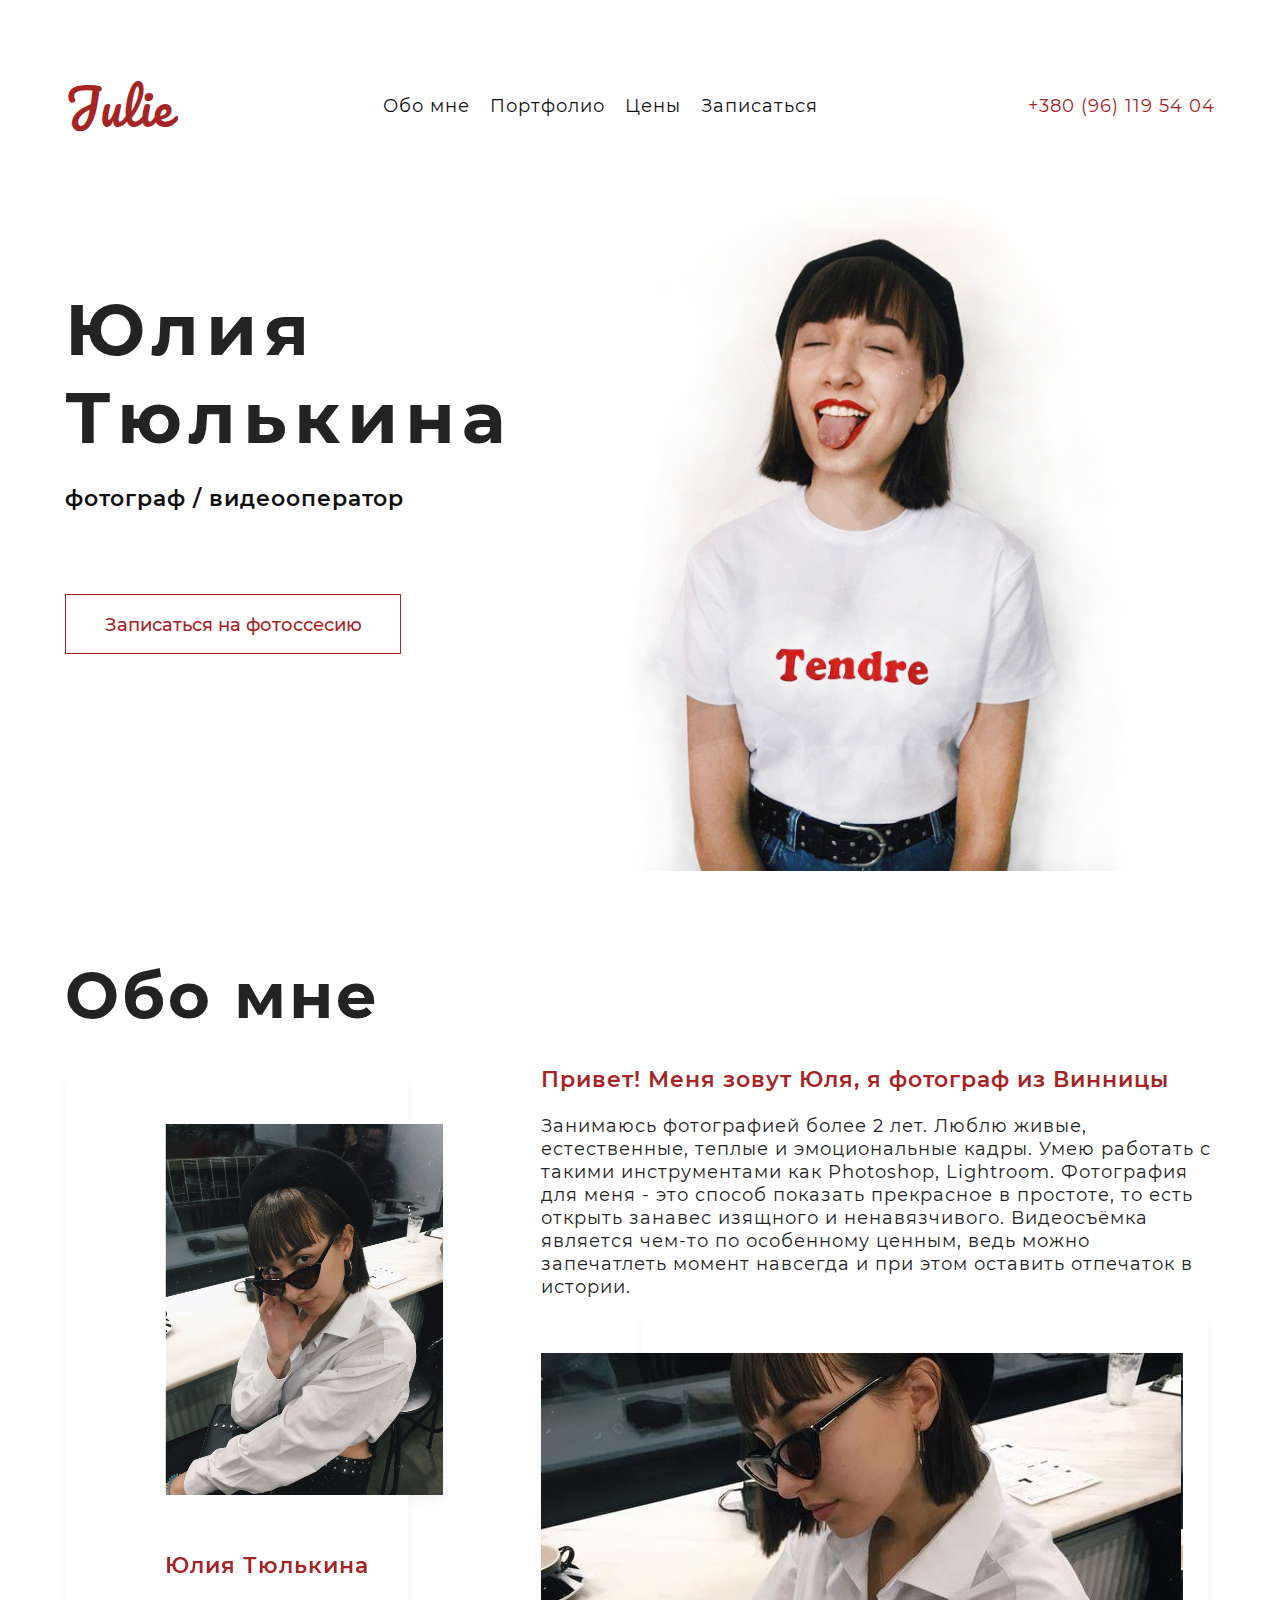
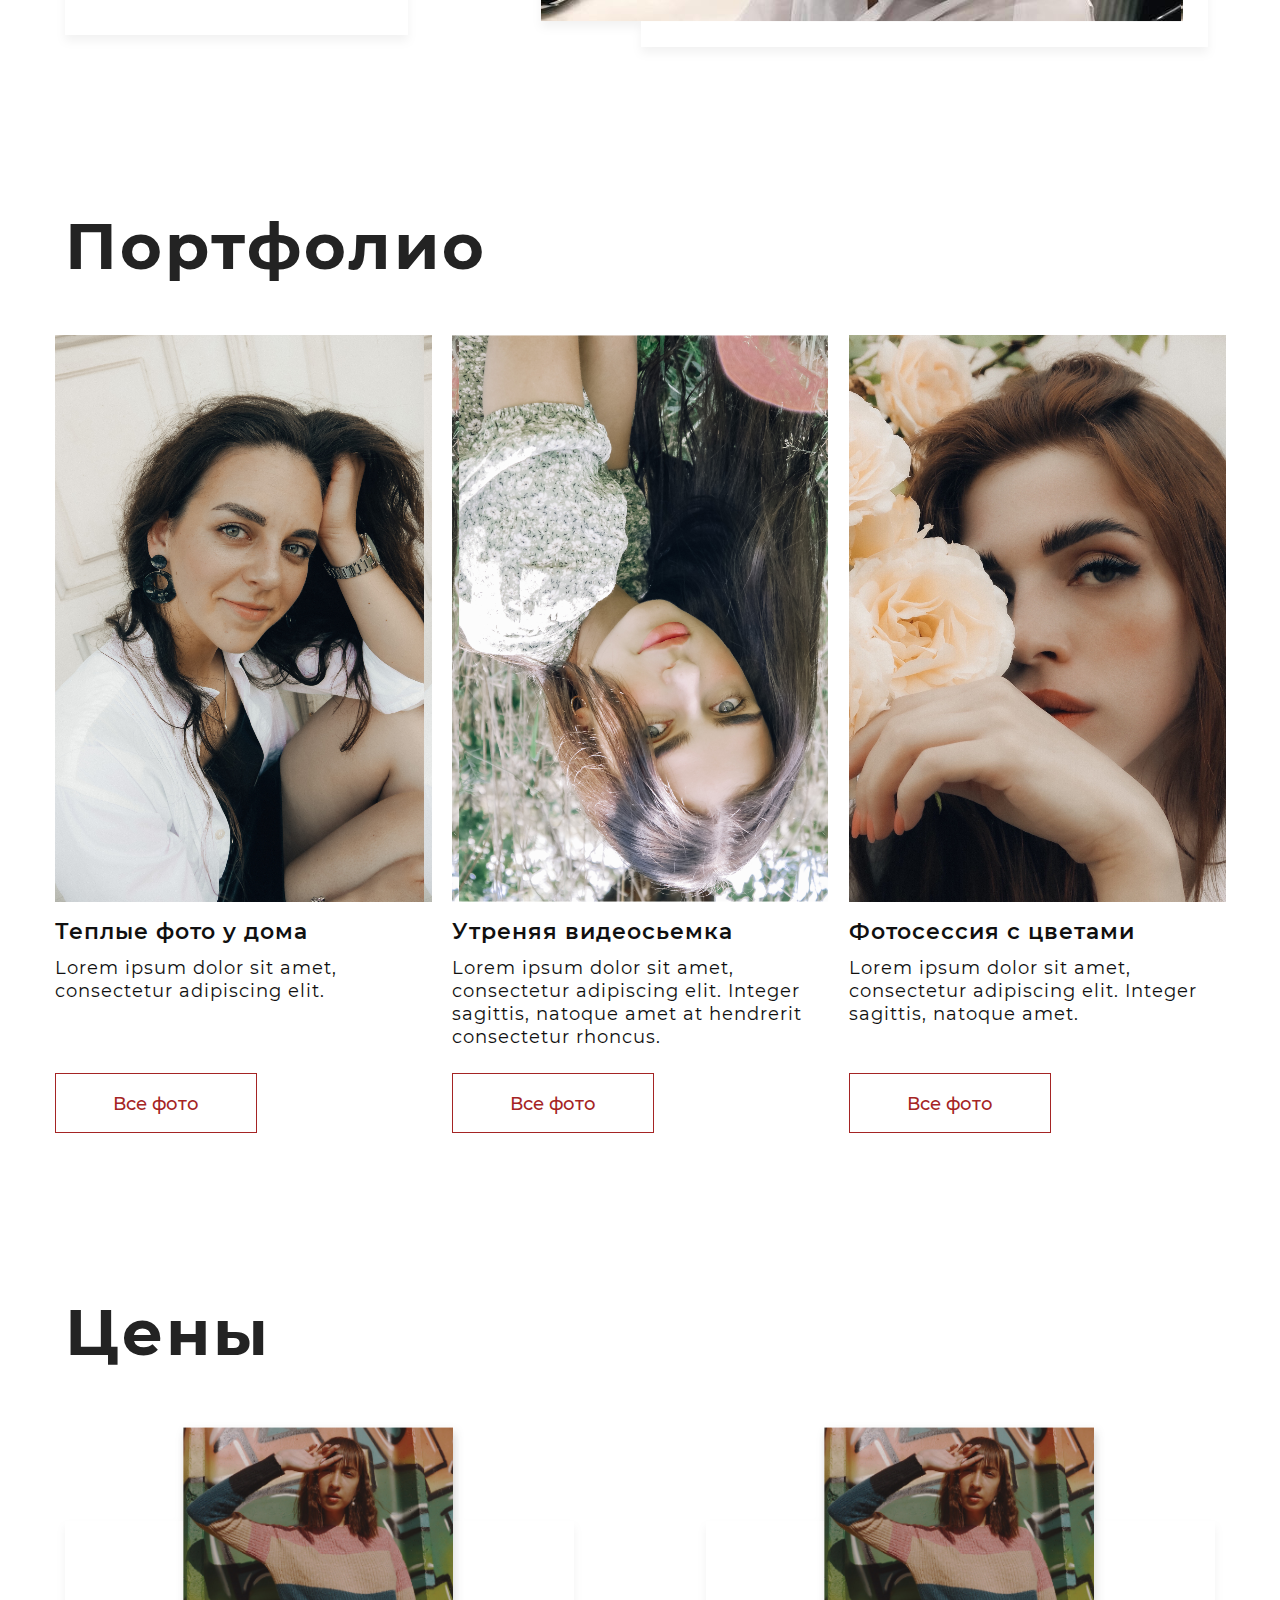
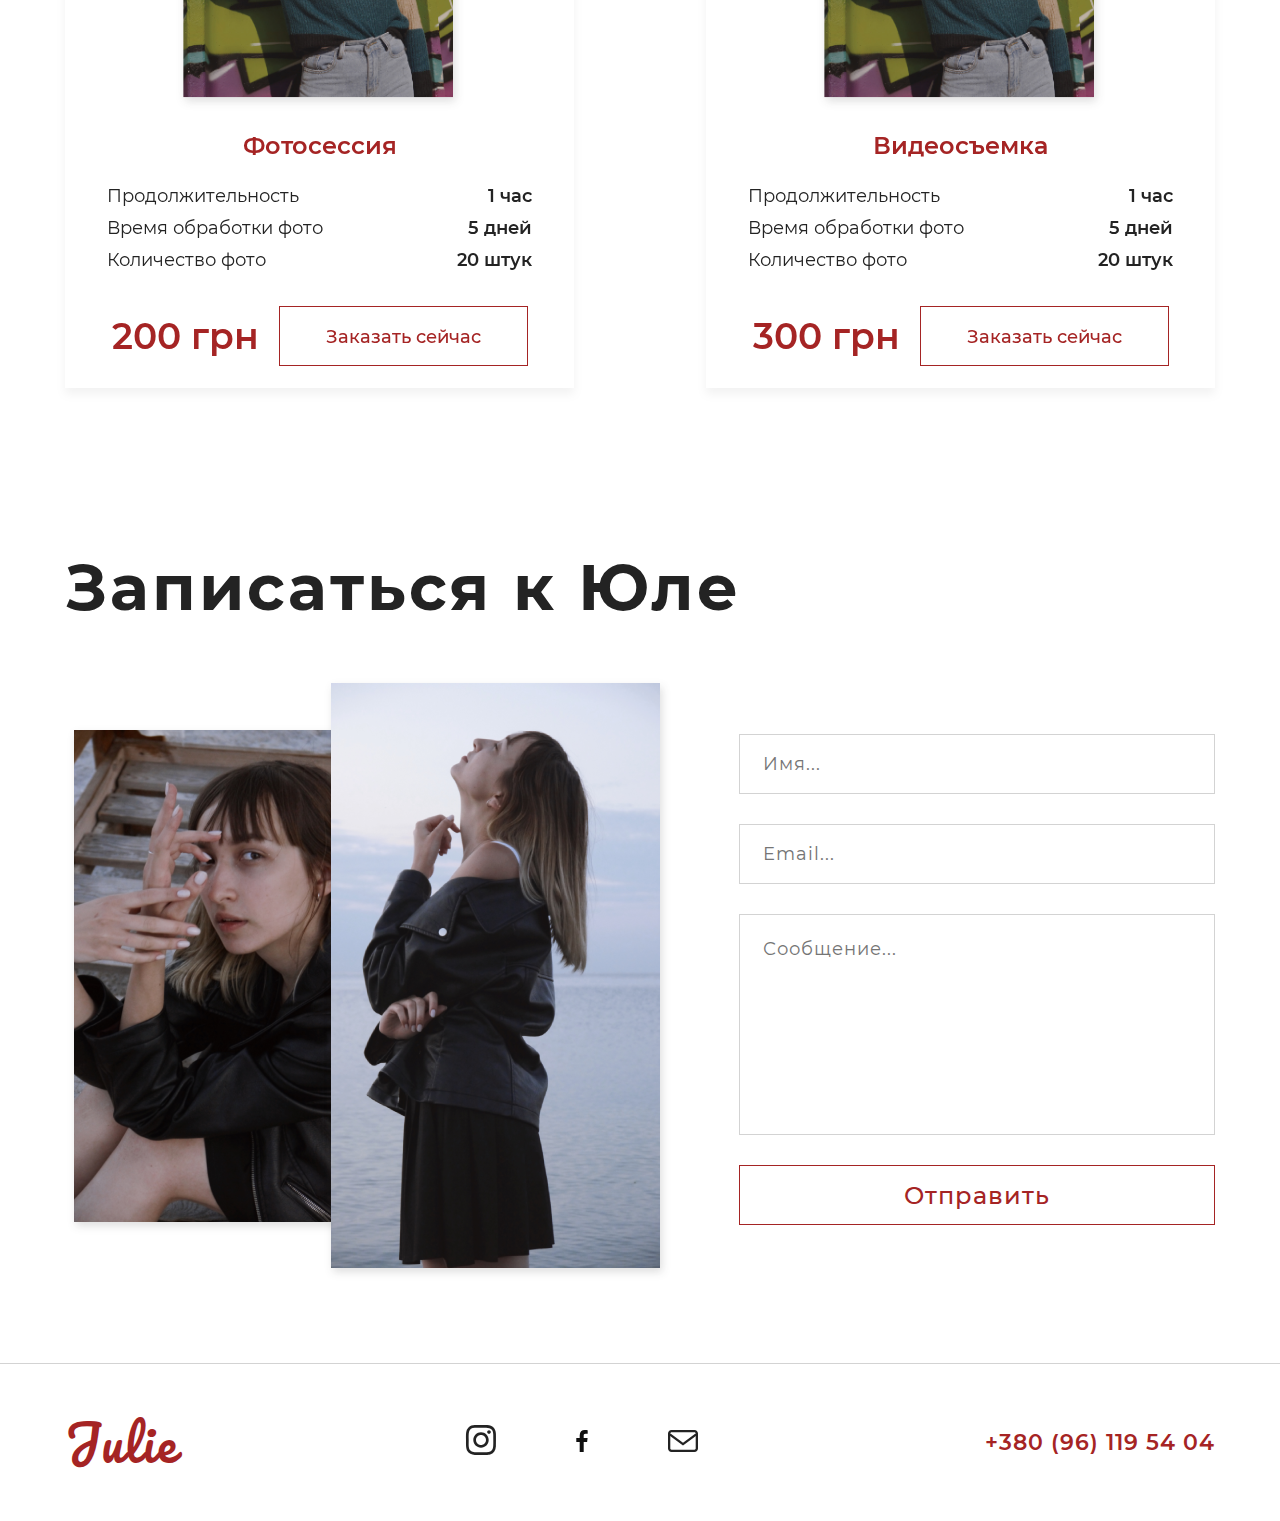
<file: index.html>
<!doctype html>
<html lang="en">
<head>
    <meta charset="UTF-8">
    <meta name="viewport"
          content="width=device-width, user-scalable=no, initial-scale=1.0, maximum-scale=1.0, minimum-scale=1.0">
    <meta http-equiv="X-UA-Compatible" content="ie=edge">
    <title>Julie</title>
    <link rel="stylesheet" href="./css/main.css">
    <link rel="stylesheet" href="./fonts/Montserrat/stylesheet.css">
    <link rel="stylesheet" href="./fonts/Pacifico/stylesheet.css">
</head>
<body>
    <div class="wrap">
        <header>
            <span class="logo">Julie</span>
            <nav>
                <a href="#">Обо мне</a>
                <a href="#">Портфолио</a>
                <a href="#">Цены</a>
                <a href="#">Записаться</a>
            </nav>
            <span class="phone">+380 (96) 119 54 04</span>
        </header>
        <main>
            <section class="section-intro">
                <div class="left-side">
                    <h1>Юлия Тюлькина</h1>
                    <h5>
                        фотограф / видеооператор
                    </h5>
                    <a href="#">Записаться на фотоссесию</a>
                </div>
                <div class="right-side">
                    <img src="./img/intro.png" alt="Introduction photo">
                </div>
            </section>
            <section class="section-about">
                <h2>Обо мне</h2>
                <div class="about-items">
                    <div class="left-side">
                        <div class="left-box">
                            <img src="./img/about-1.png" alt="About 1">
                            <h5>Юлия Тюлькина</h5>
                        </div>
                    </div>
                    <div class="right-side">
                        <h5>Привет! Меня зовут Юля, я фотограф из Винницы</h5>
                        <p>Занимаюсь фотографией более 2 лет. Люблю живые, естественные, теплые и эмоциональные кадры.
                            Умею
                            работать
                            с такими инструментами как Photoshop, Lightroom.
                            Фотография для меня - это способ показать прекрасное в простоте,
                            то есть открыть занавес изящного и ненавязчивого. Видеосъёмка является чем-то по особенному
                            ценным, ведь можно запечатлеть момент навсегда и при этом оставить отпечаток в истории.</p>
                        <div class="right-box">
                            <img src="./img/about-2.png" alt="About 2">
                        </div>
                    </div>
                </div>
            </section>
            <section class="section-portfolio">
                <h2>Портфолио</h2>
                <div class="portfolio-items">
                    <div class="portfolio-item">
                        <img src="./img/portfolio-1.png" alt="Portfolio 1">
                        <h5>Теплые фото у дома</h5>
                        <p>Lorem ipsum dolor sit amet, consectetur adipiscing elit. </p>
                        <a href="#">Все фото</a>
                    </div>
                    <div class="portfolio-item">
                        <img src="./img/portfolio-2.png" alt="Portfolio 2">
                        <h5>Утреняя видеосьемка</h5>
                        <p>Lorem ipsum dolor sit amet, consectetur adipiscing elit. Integer sagittis, natoque amet at
                            hendrerit consectetur rhoncus. </p>
                        <a href="#">Все фото</a>
                    </div>
                    <div class="portfolio-item">
                        <img src="./img/portfolio-3.png" alt="Portfolio 3">
                        <h5>Фотосессия с цветами</h5>
                        <p>Lorem ipsum dolor sit amet, consectetur adipiscing elit. Integer sagittis, natoque amet.</p>
                        <a href="#">Все фото</a>
                    </div>
                </div>
            </section>
            <section class="section-prices">
                <h2>Цены</h2>
                <div class="price-items">
                    <div class="price-item">
                        <img src="./img/price.png" alt="Price item 1">
                        <h5>Фотосессия</h5>
                        <div class="tariff-items">
                            <div class="tariff-left">Продолжительность</div>
                            <div class="tariff-right">1 час</div>
                            <div class="tariff-left">Время обработки фото</div>
                            <div class="tariff-right">5 дней</div>
                            <div class="tariff-left">Количество фото</div>
                            <div class="tariff-right">20 штук</div>
                        </div>
                        <div class="order-items">
                            <h3>200 грн</h3>
                            <a href="#">Заказать сейчас</a>
                        </div>
                    </div>
                    <div class="price-item">
                        <img src="./img/price.png" alt="Price item 1">
                        <h5>Видеосъемка</h5>
                        <div class="tariff-items">
                            <div class="tariff-left">Продолжительность</div>
                            <div class="tariff-right">1 час</div>
                            <div class="tariff-left">Время обработки фото</div>
                            <div class="tariff-right">5 дней</div>
                            <div class="tariff-left">Количество фото</div>
                            <div class="tariff-right">20 штук</div>
                        </div>
                        <div class="order-items">
                            <h3>300 грн</h3>
                            <a href="#">Заказать сейчас</a>
                        </div>
                    </div>
                </div>
            </section>
            <section class="section-signup">
                <h2>Записаться к Юле</h2>
                <div class="signup-items">
                    <div class="signup-images">
                        <img src="./img/signup-1.png" alt="Signup 1">
                        <img src="./img/signup-2.png" alt="Signup 2">
                    </div>
                    <form class="signup-form">
                        <input type="text" placeholder="Имя..."/>
                        <input type="email" placeholder="Email..."/>
                        <textarea placeholder="Сообщение..."></textarea>
                        <input type="submit" value="Отправить"/>
                    </form>
                </div>
            </section>
        </main>
    </div>
    <footer>
        <div class="wrap">
            <span class="logo">Julie</span>
            <nav>
                <a href="#"><img src="./img/instagram.svg" alt="instagram"></a>
                <a href="#"><img src="./img/facebook.svg" alt="facebook"></a>
                <a href="#"><img src="./img/email.svg" alt="facebook"></a>
            </nav>
            <span class="phone">+380 (96) 119 54 04</span>
        </div>
    </footer>
</body>
</html>
</file>
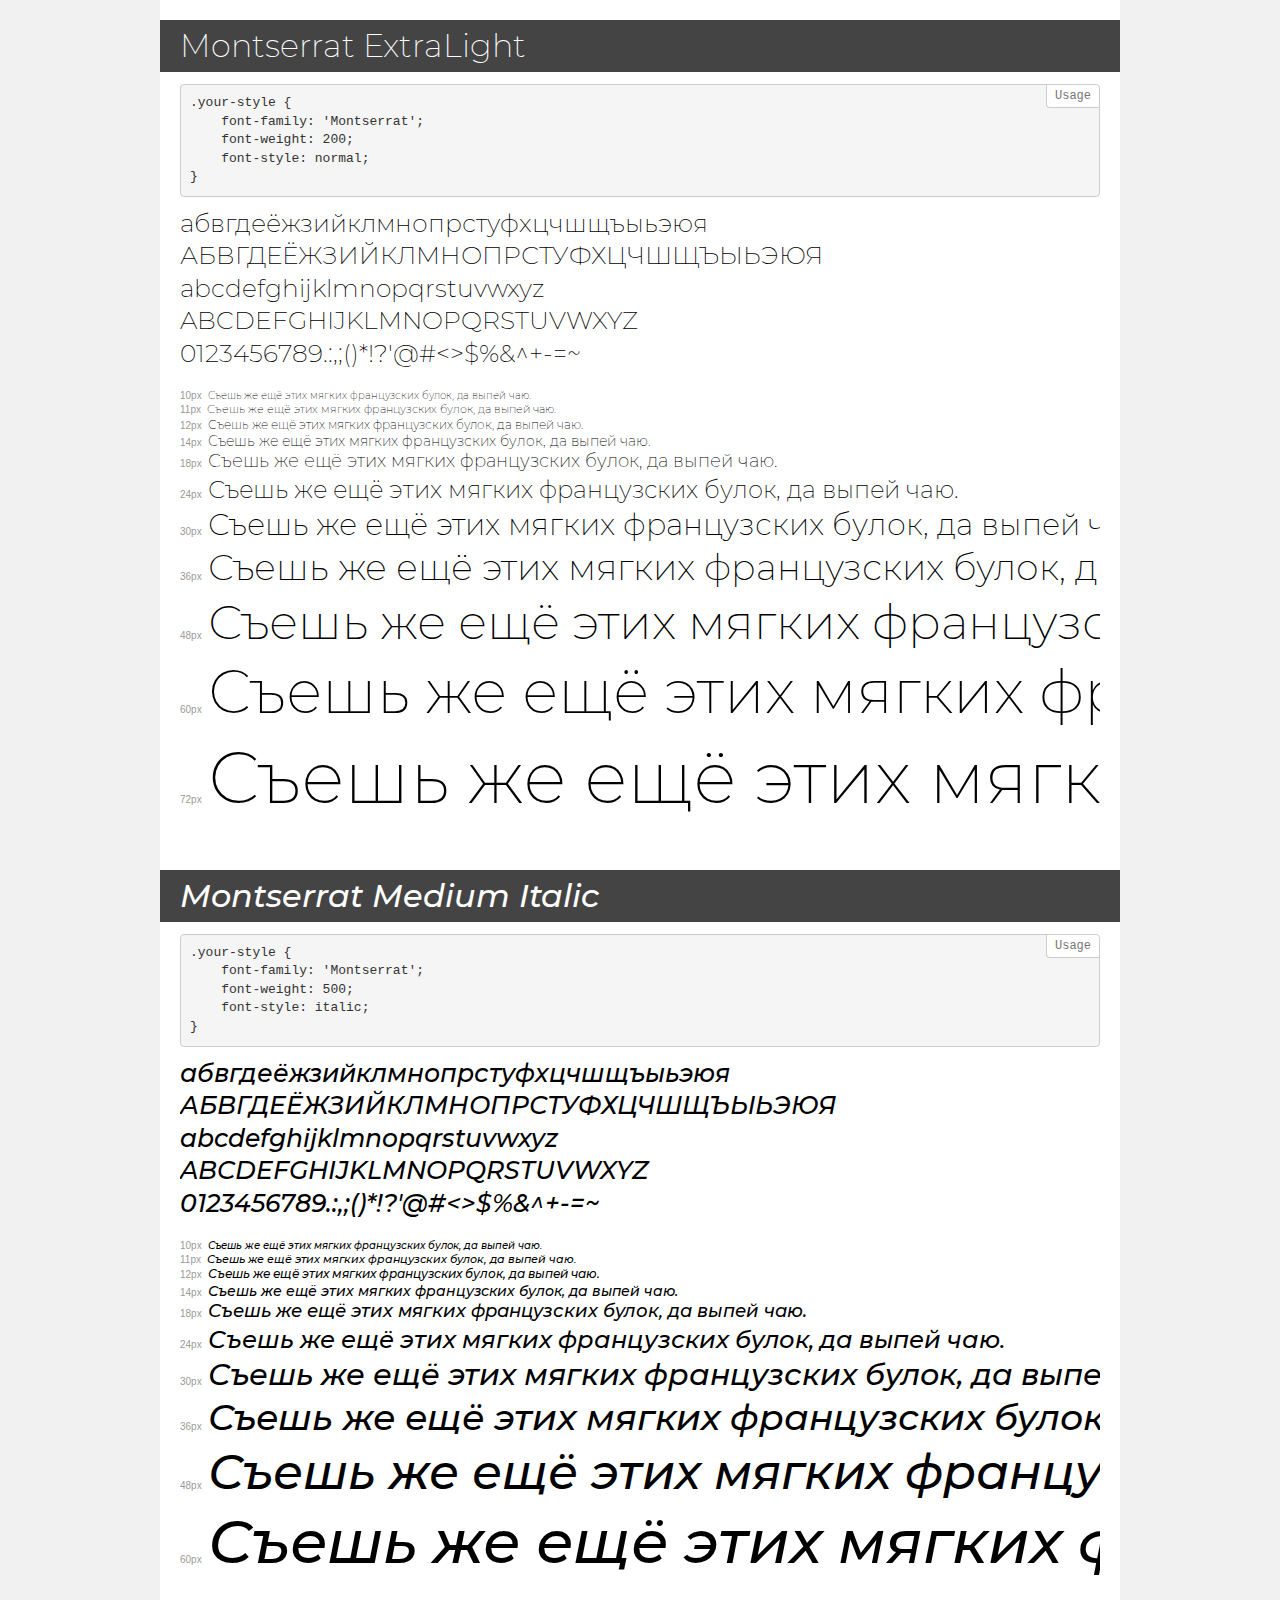
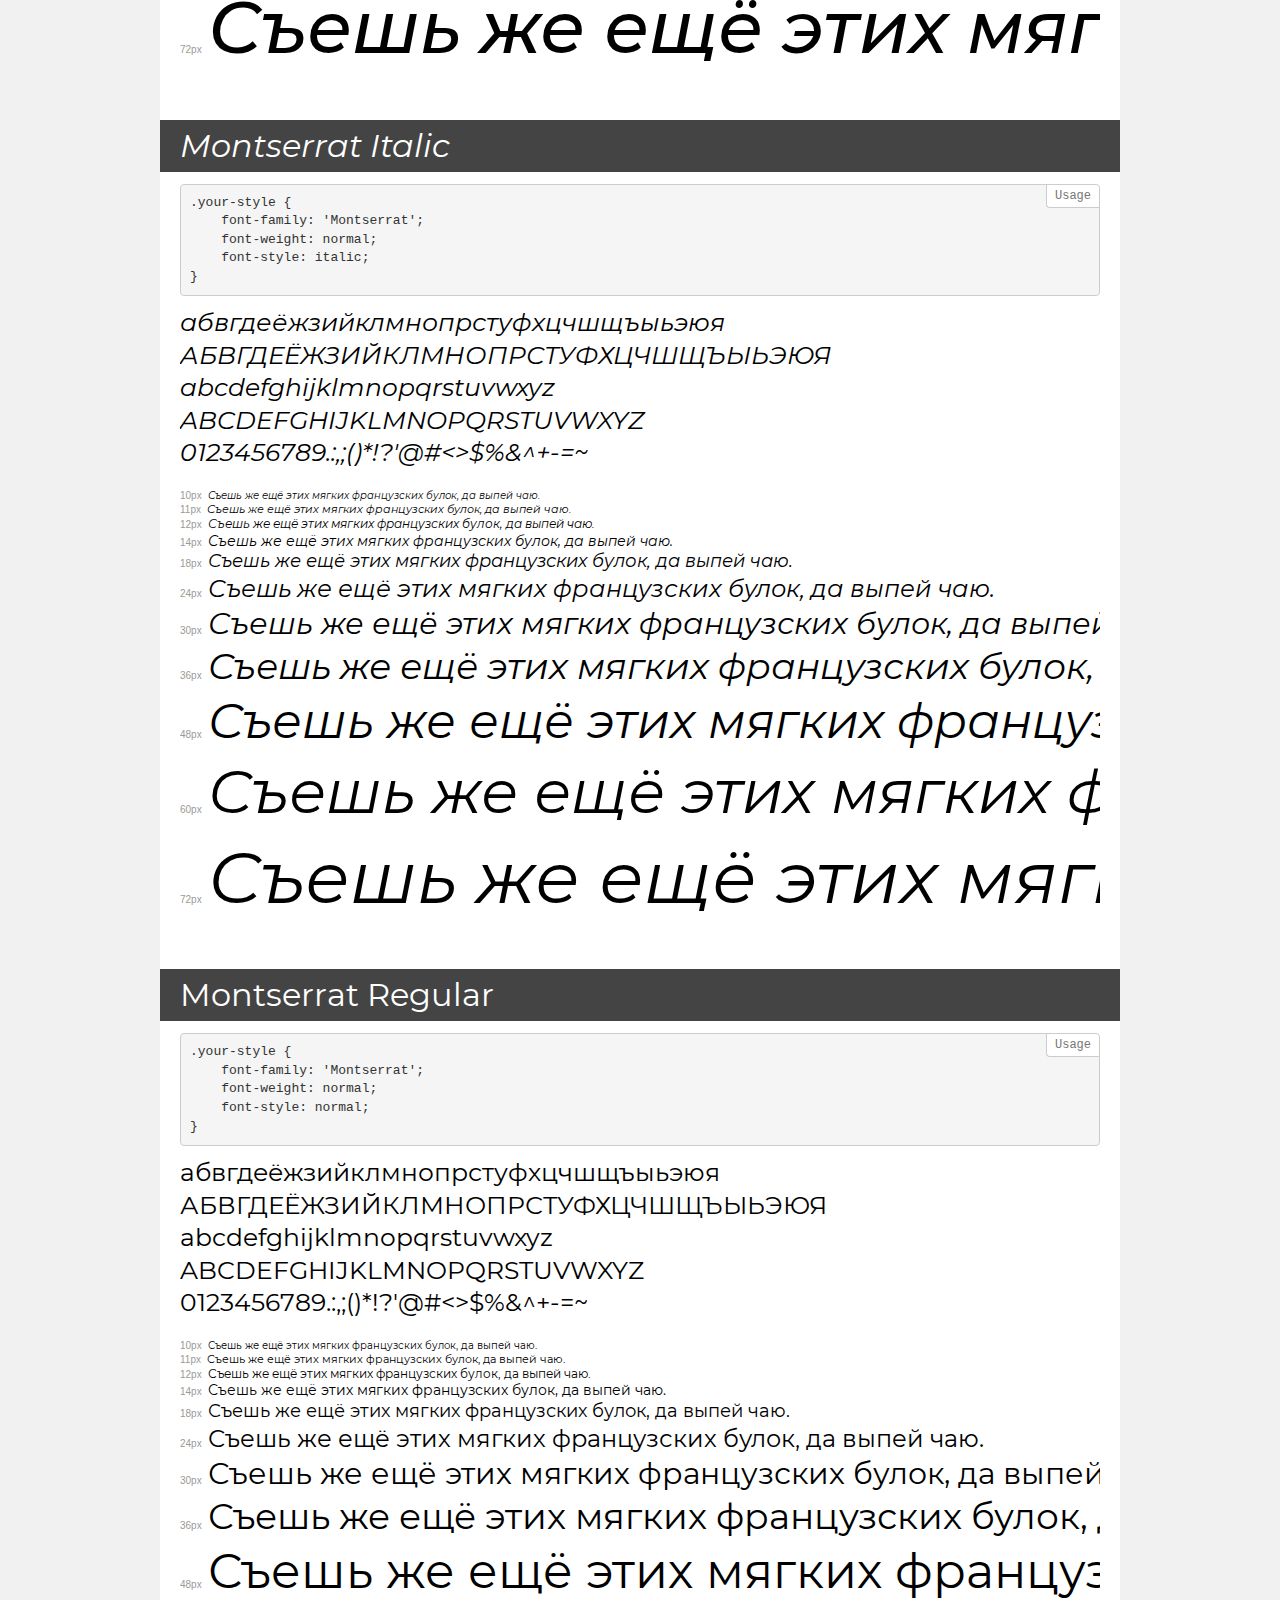
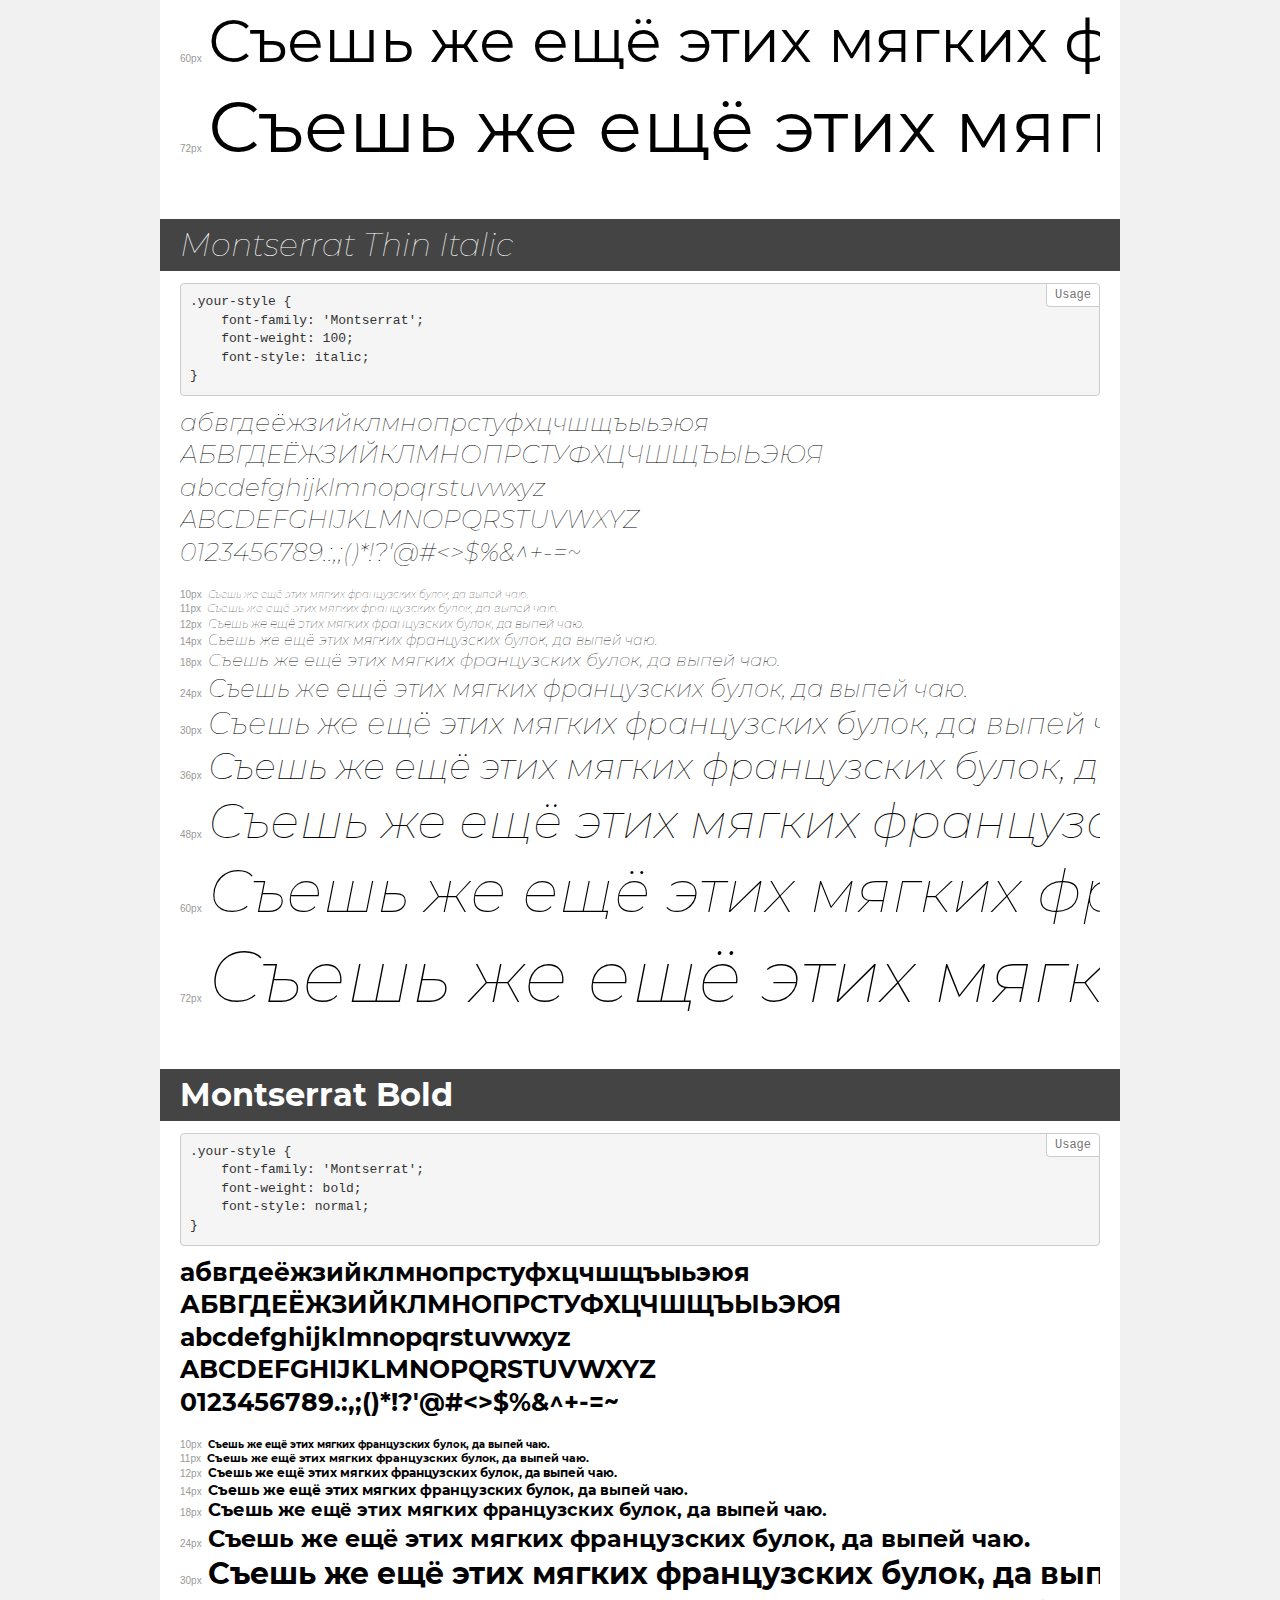
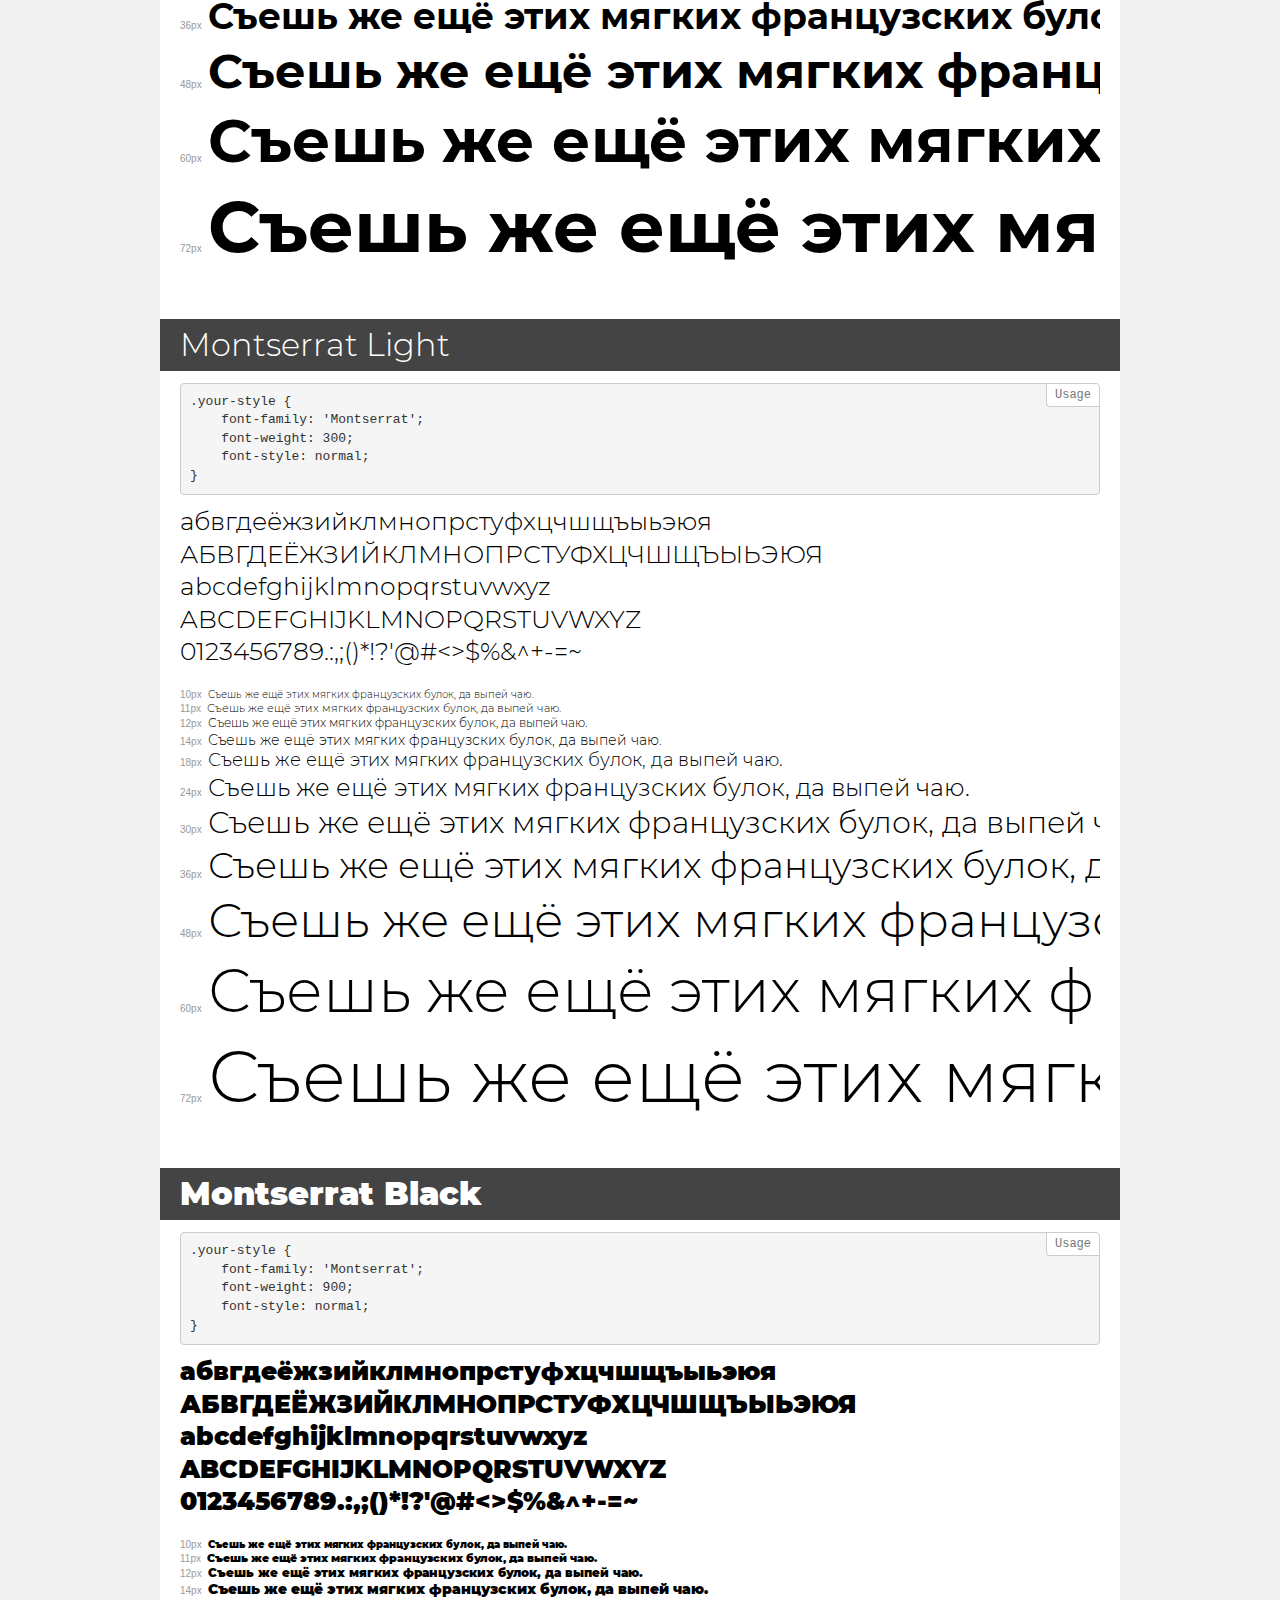
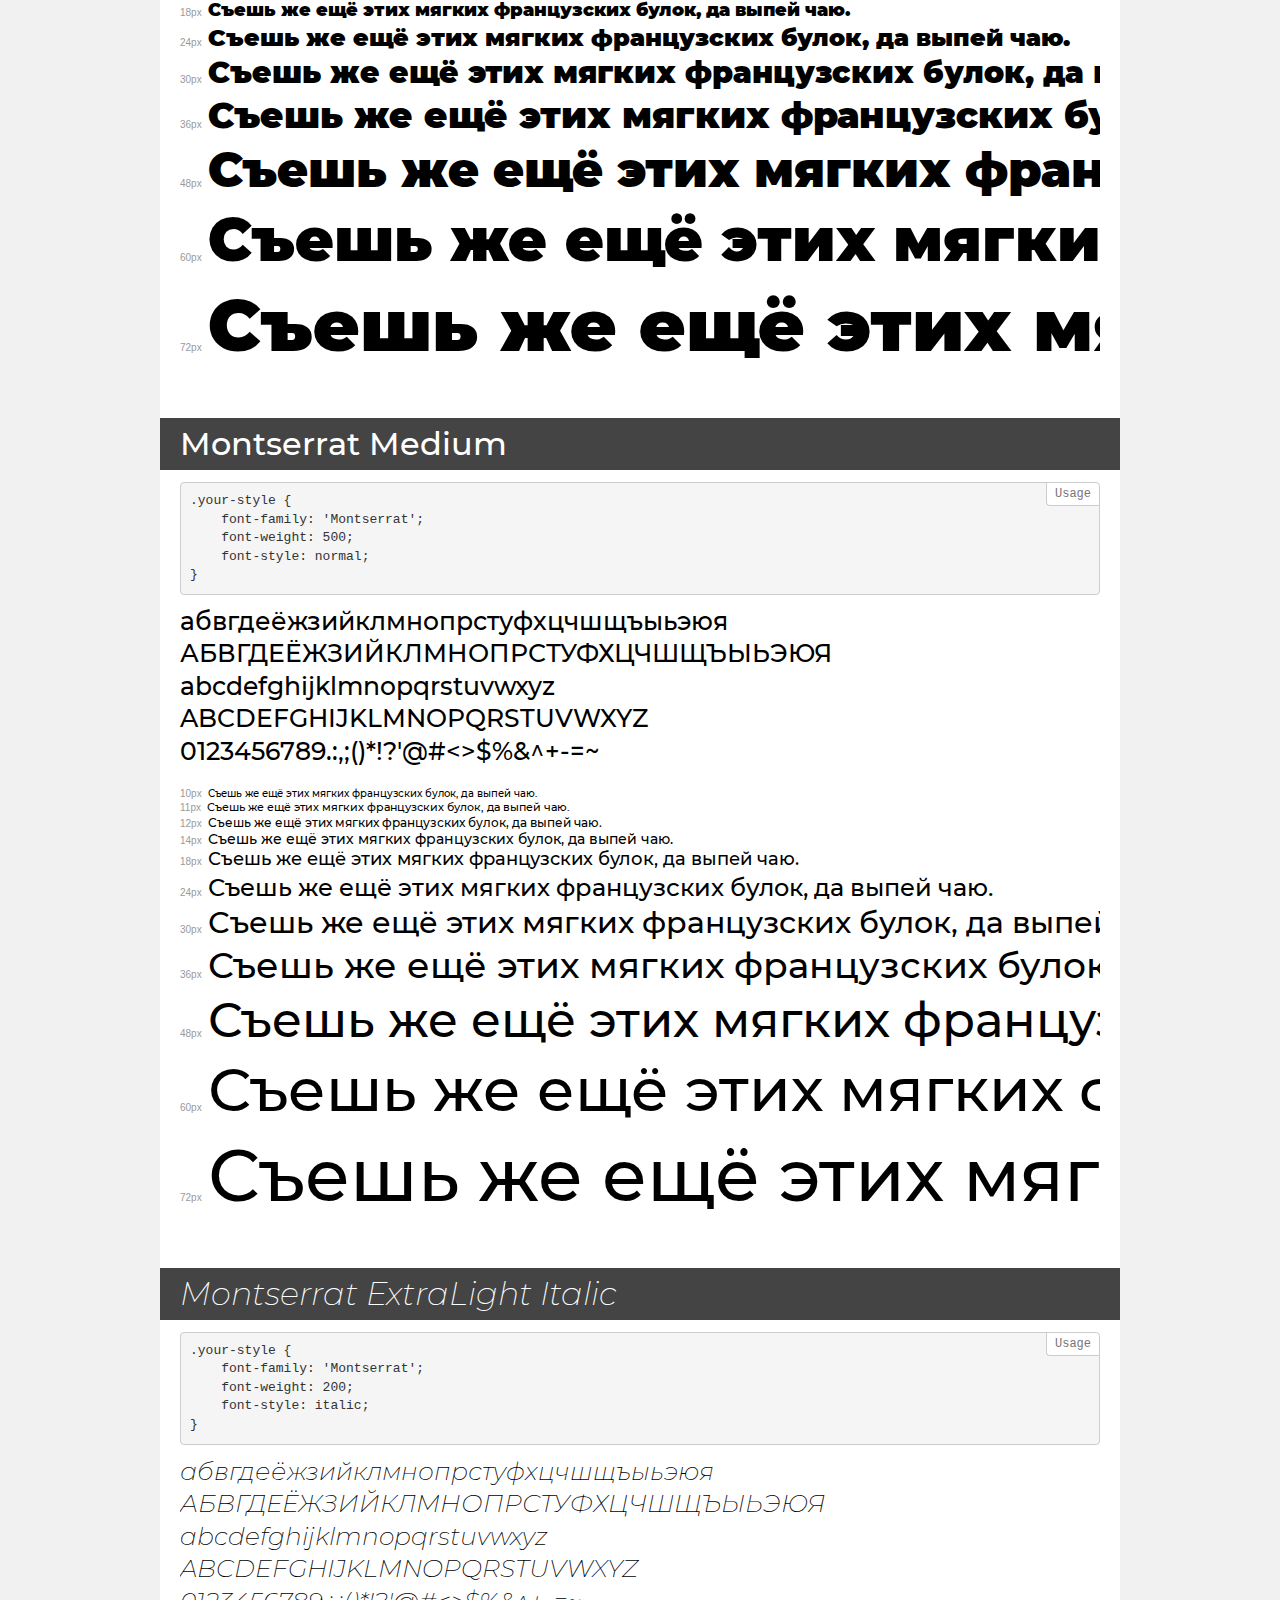
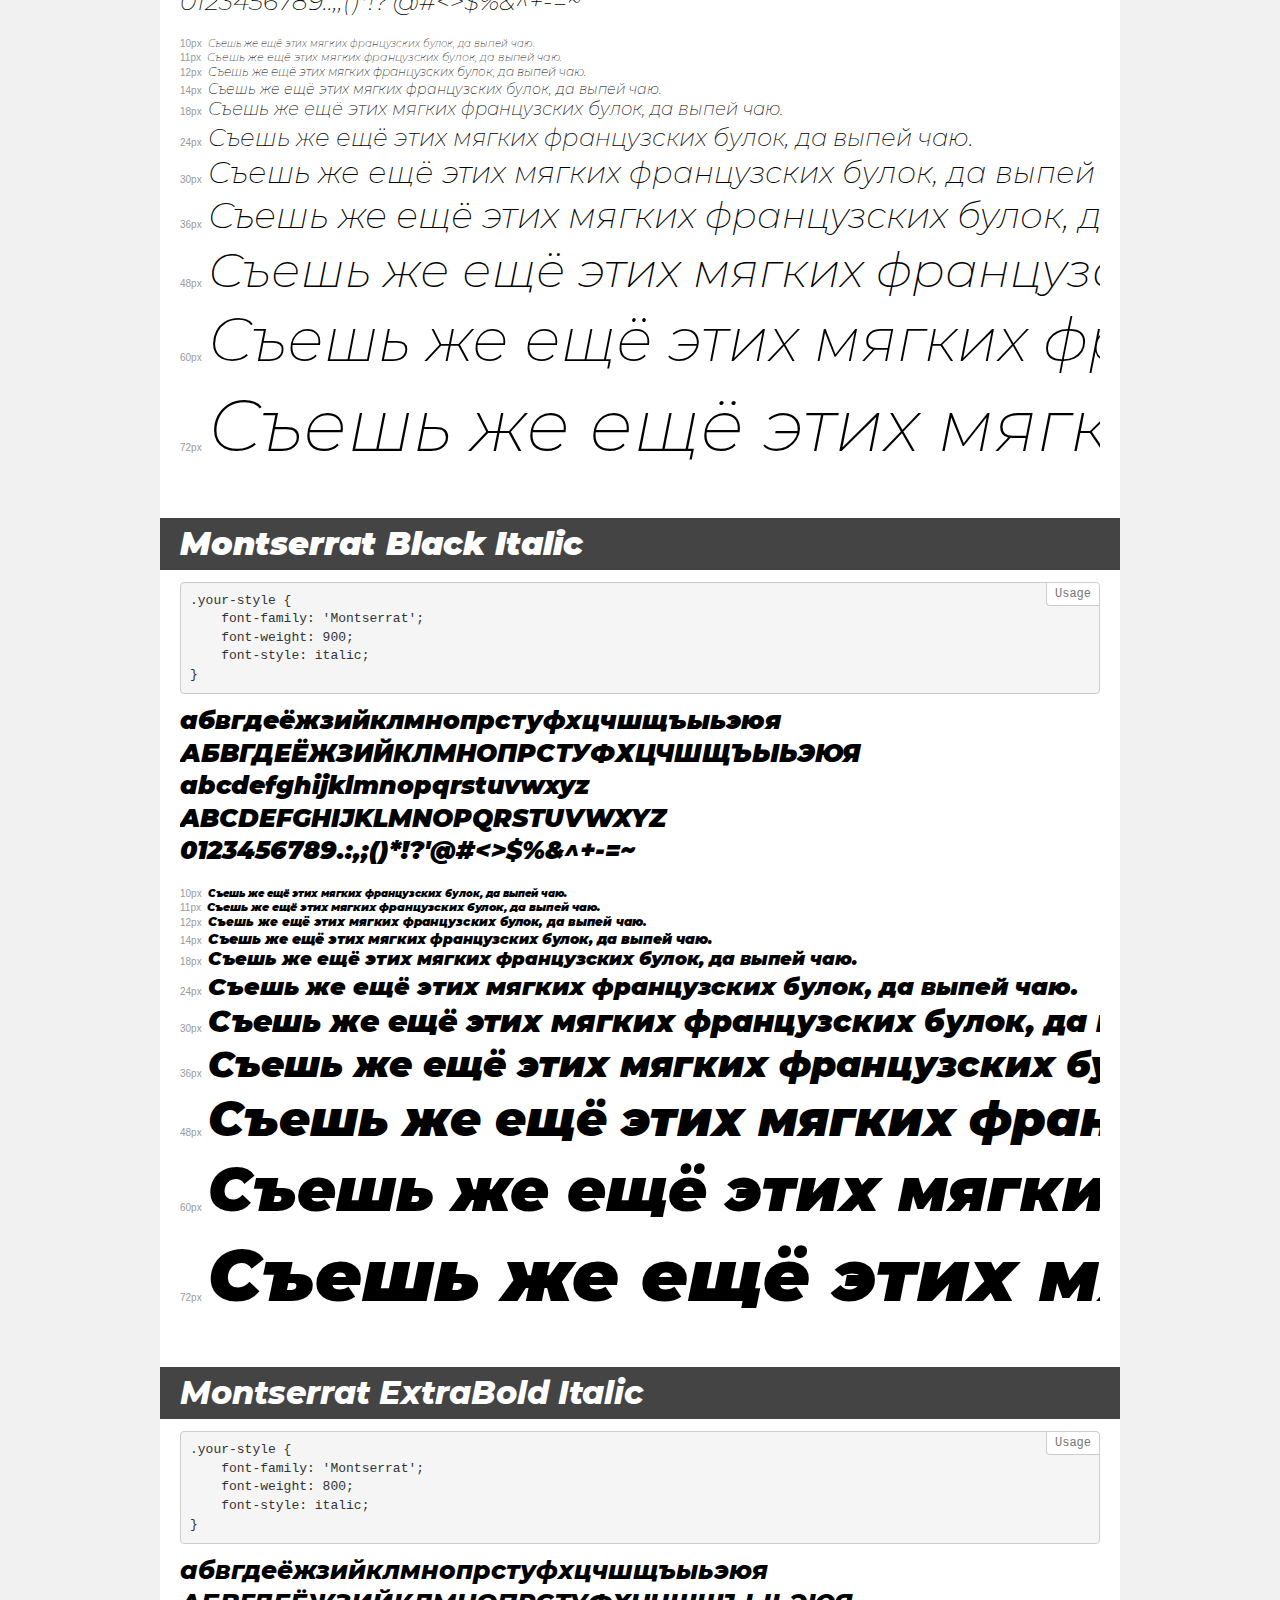
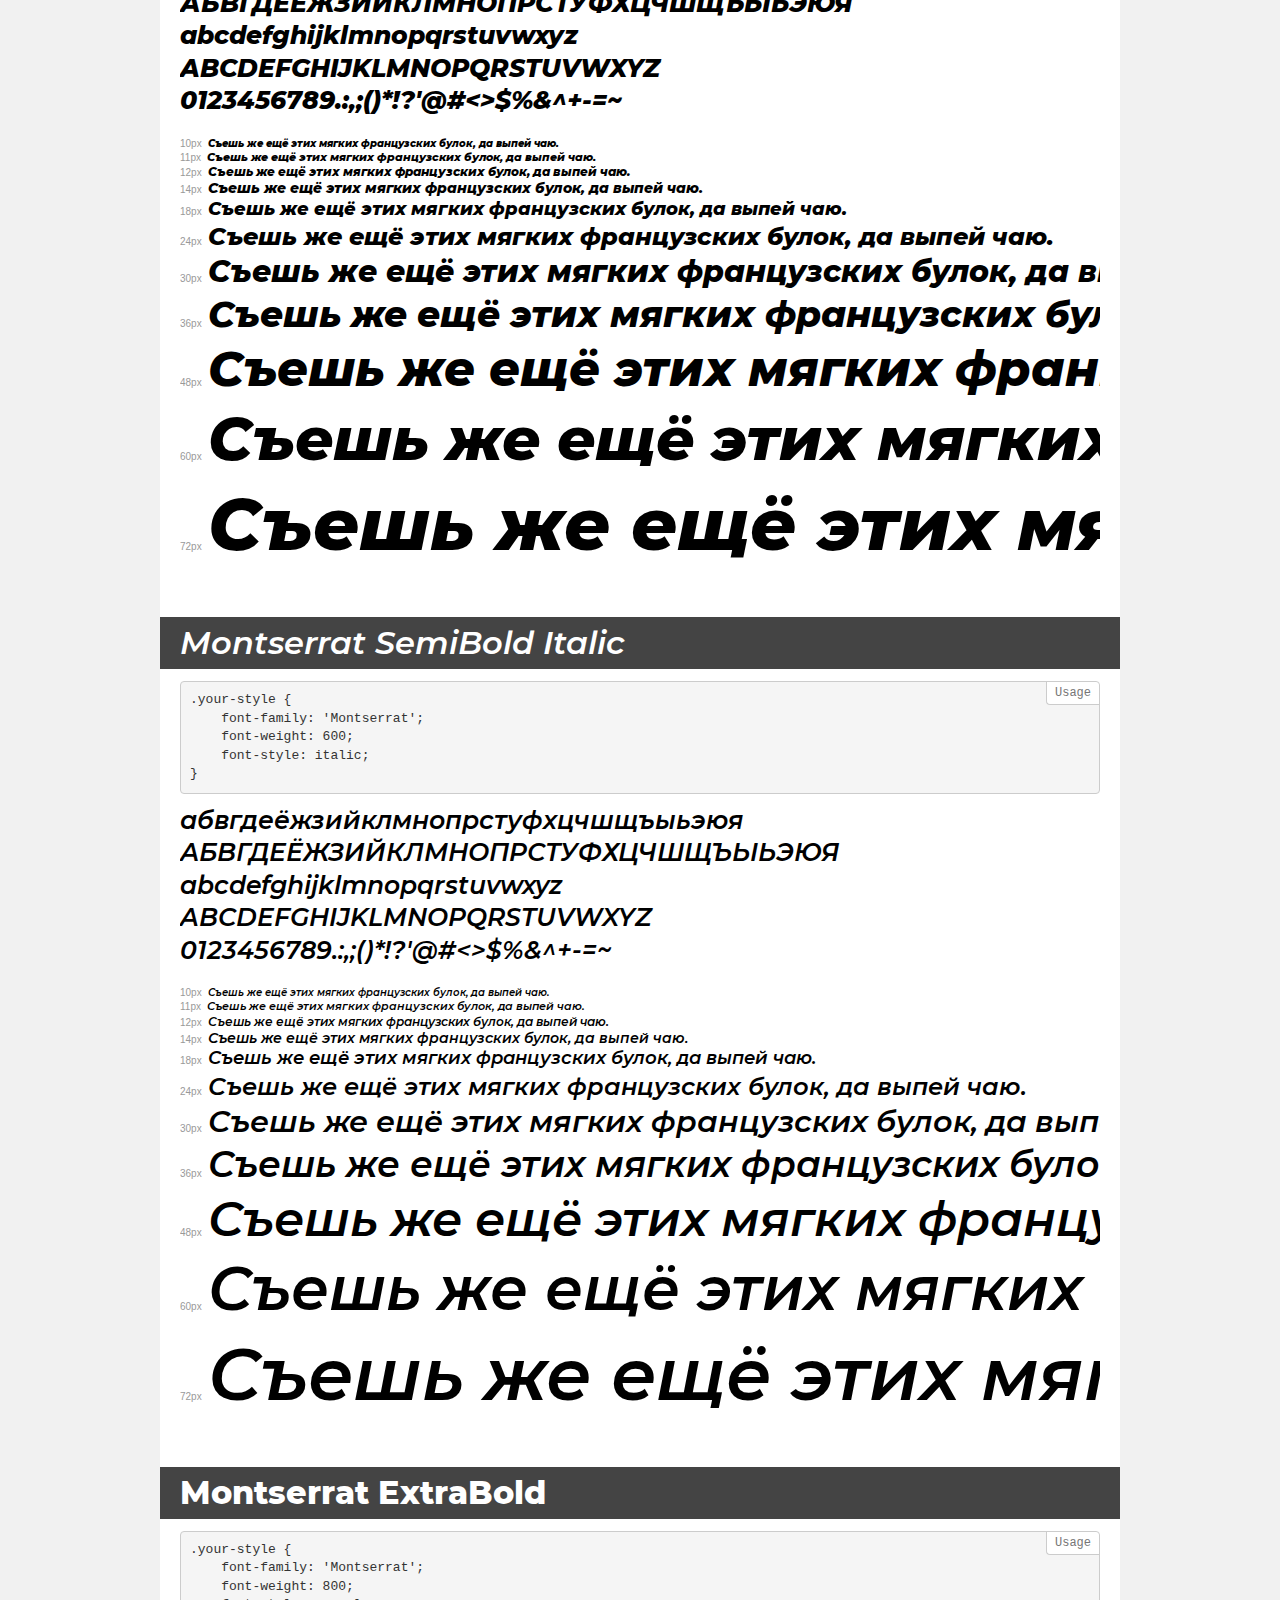
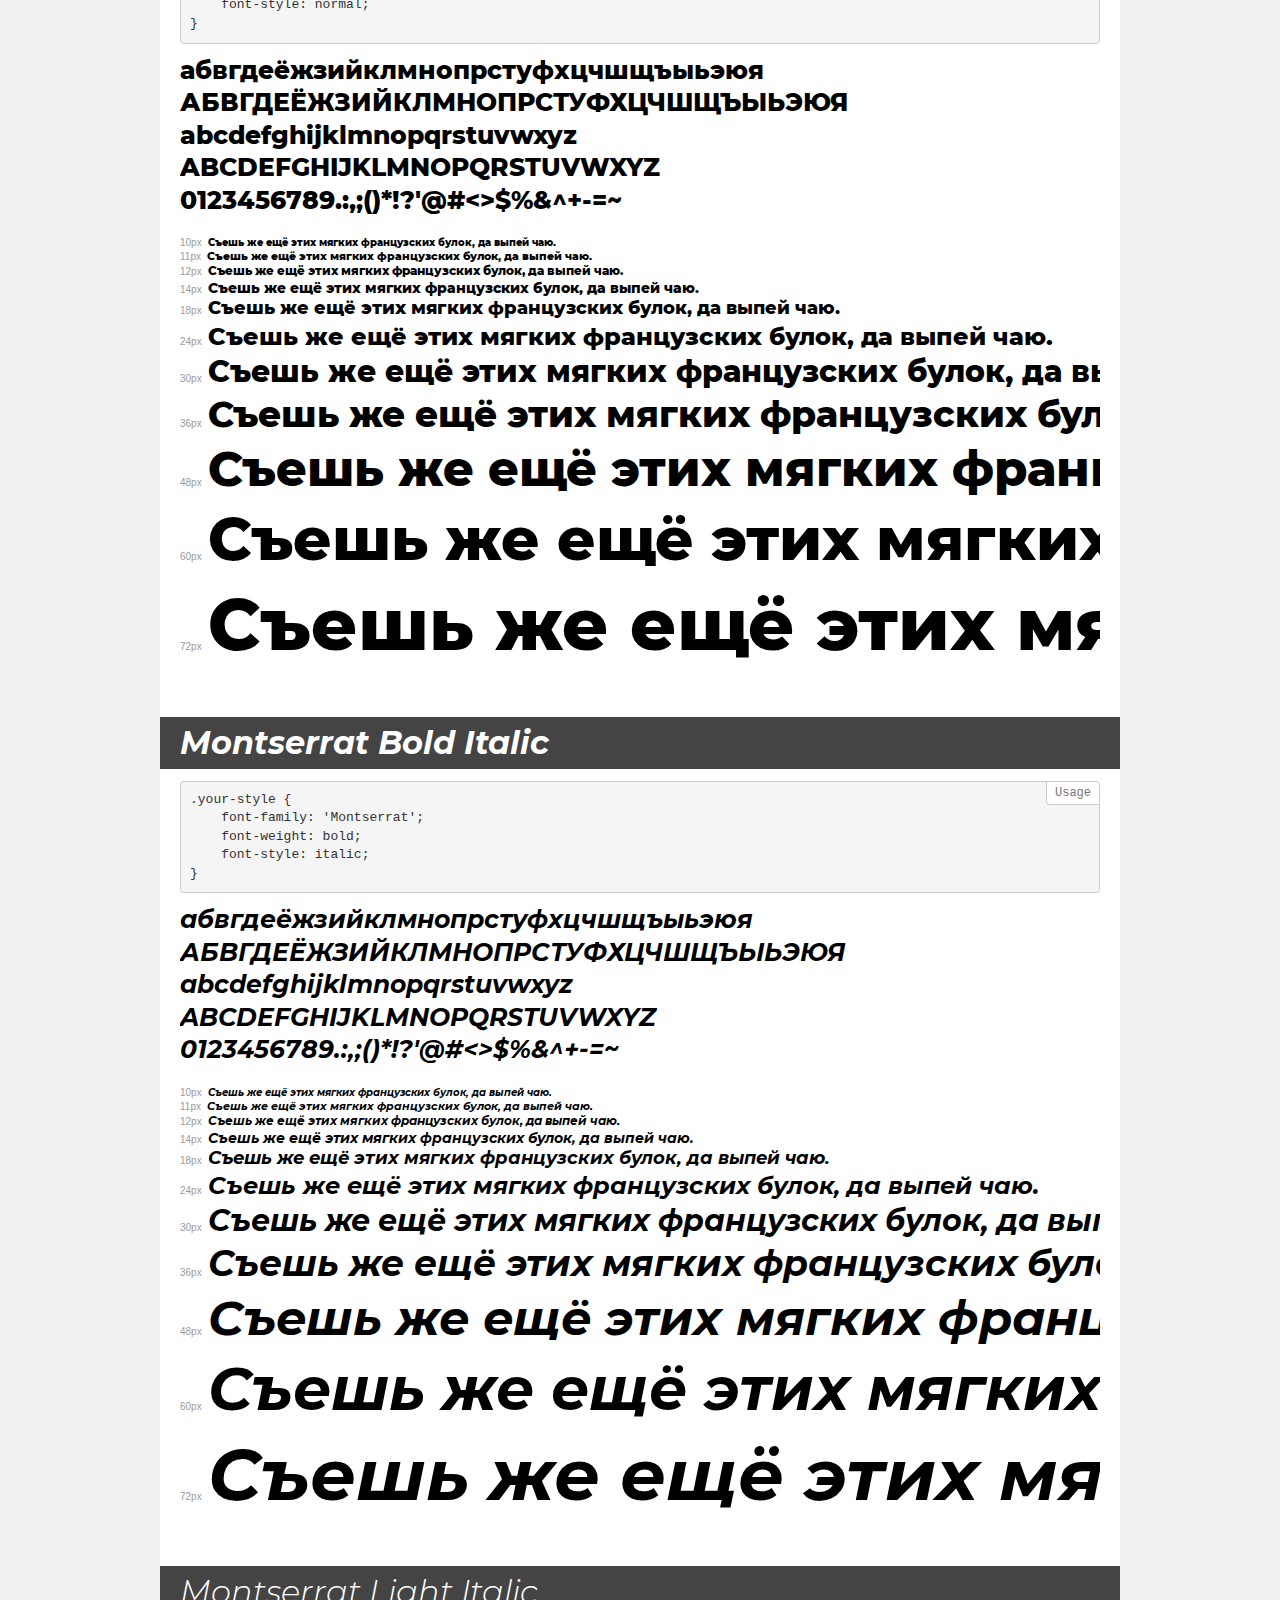
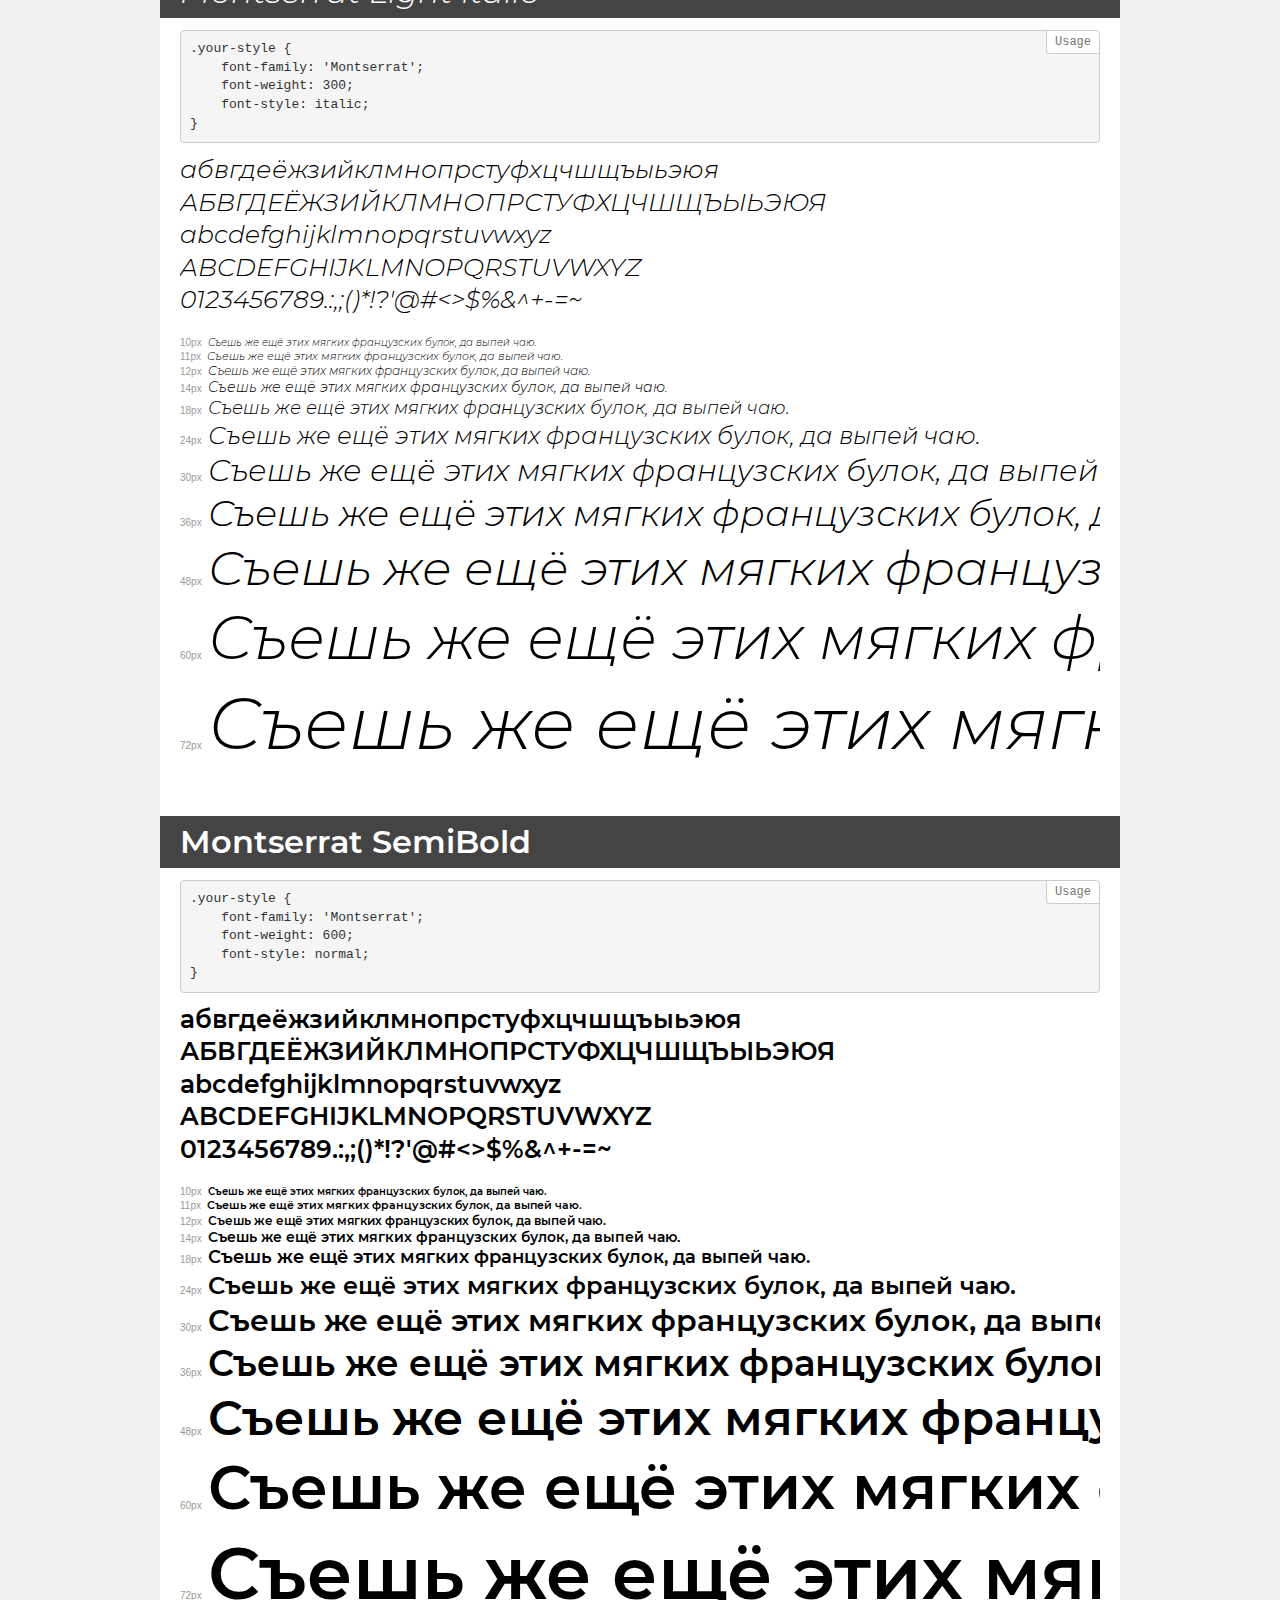
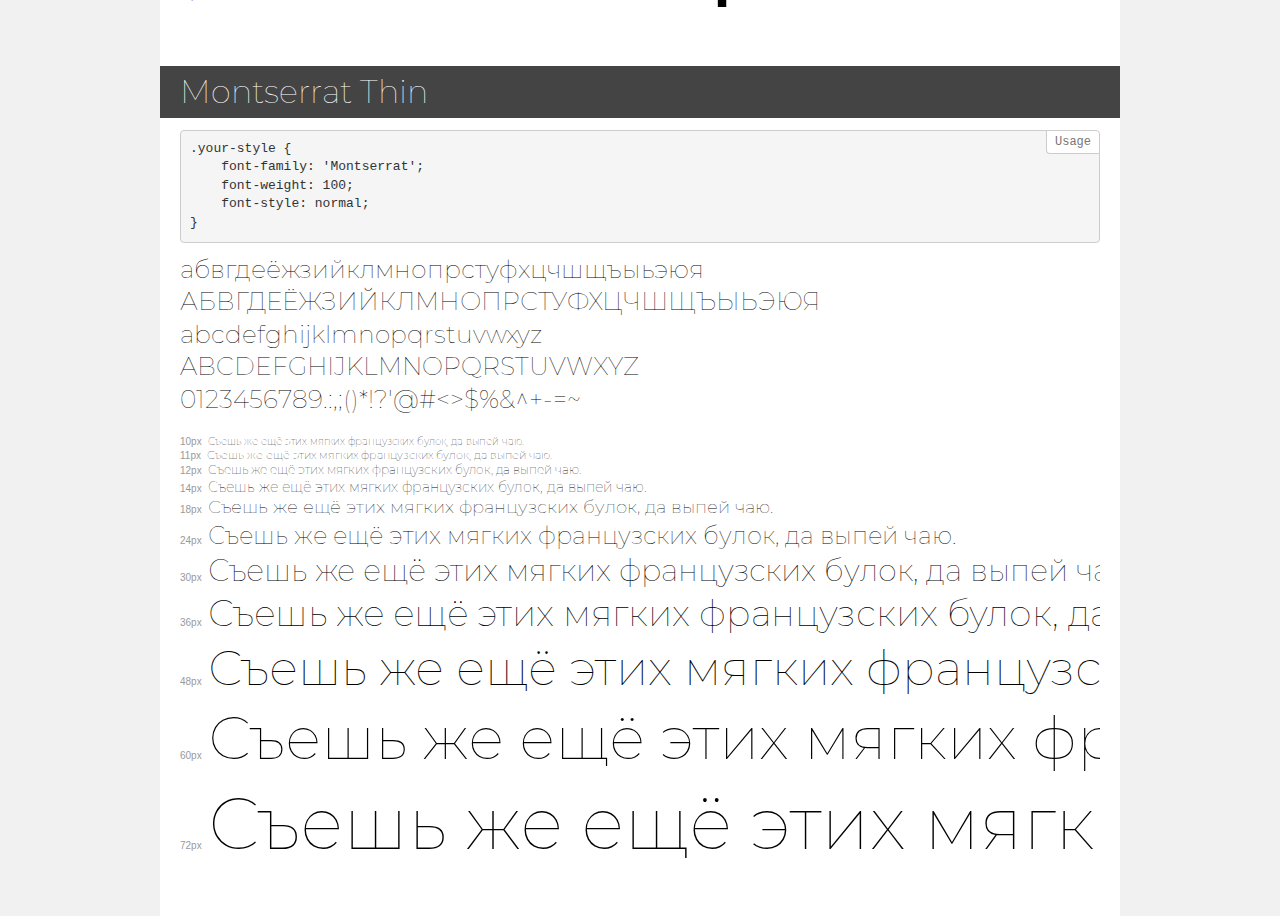
<file: fonts/Montserrat/demo.html>
<!DOCTYPE html>
<html>
<head>
    <meta charset="utf-8">
    <meta http-equiv="X-UA-Compatible" content="IE=edge">
    <meta name="viewport" content="width=device-width, initial-scale=1">
    <meta name="robots" content="noindex, noarchive">
    <meta name="format-detection" content="telephone=no">
    <title>Transfonter demo</title>
    <link href="stylesheet.css" rel="stylesheet">
    <style>
        /*
        http://meyerweb.com/eric/tools/css/reset/
        v2.0 | 20110126
        License: none (public domain)
        */
        html, body, div, span, applet, object, iframe,
        h1, h2, h3, h4, h5, h6, p, blockquote, pre,
        a, abbr, acronym, address, big, cite, code,
        del, dfn, em, img, ins, kbd, q, s, samp,
        small, strike, strong, sub, sup, tt, var,
        b, u, i, center,
        dl, dt, dd, ol, ul, li,
        fieldset, form, label, legend,
        table, caption, tbody, tfoot, thead, tr, th, td,
        article, aside, canvas, details, embed,
        figure, figcaption, footer, header, hgroup,
        menu, nav, output, ruby, section, summary,
        time, mark, audio, video {
            margin: 0;
            padding: 0;
            border: 0;
            font-size: 100%;
            font: inherit;
            vertical-align: baseline;
        }
        /* HTML5 display-role reset for older browsers */
        article, aside, details, figcaption, figure,
        footer, header, hgroup, menu, nav, section {
            display: block;
        }
        body {
            line-height: 1;
        }
        ol, ul {
            list-style: none;
        }
        blockquote, q {
            quotes: none;
        }
        blockquote:before, blockquote:after,
        q:before, q:after {
            content: '';
            content: none;
        }
        table {
            border-collapse: collapse;
            border-spacing: 0;
        }
        /* common styles */
        body {
            background: #f1f1f1;
            color: #000;
        }
        .page {
            background: #fff;
            width: 920px;
            margin: 0 auto;
            padding: 20px 20px 0 20px;
            overflow: hidden;
        }
        .font-container {
            overflow-x: auto;
            overflow-y: hidden;
            margin-bottom: 40px;
            line-height: 1.3;
            white-space: nowrap;
            padding-bottom: 5px;
        }
        h1 {
            position: relative;
            background: #444;
            font-size: 32px;
            color: #fff;
            padding: 10px 20px;
            margin: 0 -20px 12px -20px;
        }
        .letters {
            font-size: 25px;
            margin-bottom: 20px;
        }
        .s10:before {
            content: '10px';
        }
        .s11:before {
            content: '11px';
        }
        .s12:before {
            content: '12px';
        }
        .s14:before {
            content: '14px';
        }
        .s18:before {
            content: '18px';
        }
        .s24:before {
            content: '24px';
        }
        .s30:before {
            content: '30px';
        }
        .s36:before {
            content: '36px';
        }
        .s48:before {
            content: '48px';
        }
        .s60:before {
            content: '60px';
        }
        .s72:before {
            content: '72px';
        }
        .s10:before, .s11:before, .s12:before, .s14:before,
        .s18:before, .s24:before, .s30:before, .s36:before,
        .s48:before, .s60:before, .s72:before {
            font-family: Arial, sans-serif;
            font-size: 10px;
            font-weight: normal;
            font-style: normal;
            color: #999;
            padding-right: 6px;
        }
        pre {
            display: block;
            position: relative;
            padding: 9px;
            margin: 0 0 10px;
            font-family: Monaco, Menlo, Consolas, "Courier New", monospace !important;
            font-size: 13px;
            line-height: 1.428571429;
            color: #333;
            font-weight: normal !important;
            font-style: normal !important;
            background-color: #f5f5f5;
            border: 1px solid #ccc;
            overflow-x: auto;
            border-radius: 4px;
        }
        pre:after {
            display: block;
            position: absolute;
            right: 0;
            top: 0;
            content: 'Usage';
            line-height: 1;
            padding: 5px 8px;
            font-size: 12px;
            color: #767676;
            background-color: #fff;
            border: 1px solid #ccc;
            border-right: none;
            border-top: none;
            border-radius: 0 4px 0 4px;
            z-index: 10;
        }
        /* responsive */
        @media (max-width: 959px) {
            .page {
                width: auto;
                margin: 0;
            }
        }
    </style>
</head>
<body>
<div class="page">
    <div class="demo" style="font-family: 'Montserrat'; font-weight: 200; font-style: normal;">
        <h1>Montserrat ExtraLight</h1>
        <pre>.your-style {
    font-family: 'Montserrat';
    font-weight: 200;
    font-style: normal;
}</pre>
        <div class="font-container">
            <p class="letters">
                абвгдеёжзийклмнопрстуфхцчшщъыьэюя<br>
АБВГДЕЁЖЗИЙКЛМНОПРСТУФХЦЧШЩЪЫЬЭЮЯ<br>
abcdefghijklmnopqrstuvwxyz<br>
ABCDEFGHIJKLMNOPQRSTUVWXYZ<br>
                0123456789.:,;()*!?'@#<>$%&^+-=~
            </p>
            <p class="s10" style="font-size: 10px;">Съешь же ещё этих мягких французских булок, да выпей чаю.</p>
            <p class="s11" style="font-size: 11px;">Съешь же ещё этих мягких французских булок, да выпей чаю.</p>
            <p class="s12" style="font-size: 12px;">Съешь же ещё этих мягких французских булок, да выпей чаю.</p>
            <p class="s14" style="font-size: 14px;">Съешь же ещё этих мягких французских булок, да выпей чаю.</p>
            <p class="s18" style="font-size: 18px;">Съешь же ещё этих мягких французских булок, да выпей чаю.</p>
            <p class="s24" style="font-size: 24px;">Съешь же ещё этих мягких французских булок, да выпей чаю.</p>
            <p class="s30" style="font-size: 30px;">Съешь же ещё этих мягких французских булок, да выпей чаю.</p>
            <p class="s36" style="font-size: 36px;">Съешь же ещё этих мягких французских булок, да выпей чаю.</p>
            <p class="s48" style="font-size: 48px;">Съешь же ещё этих мягких французских булок, да выпей чаю.</p>
            <p class="s60" style="font-size: 60px;">Съешь же ещё этих мягких французских булок, да выпей чаю.</p>
            <p class="s72" style="font-size: 72px;">Съешь же ещё этих мягких французских булок, да выпей чаю.</p>
        </div>
    </div>
    <div class="demo" style="font-family: 'Montserrat'; font-weight: 500; font-style: italic;">
        <h1>Montserrat Medium Italic</h1>
        <pre>.your-style {
    font-family: 'Montserrat';
    font-weight: 500;
    font-style: italic;
}</pre>
        <div class="font-container">
            <p class="letters">
                абвгдеёжзийклмнопрстуфхцчшщъыьэюя<br>
АБВГДЕЁЖЗИЙКЛМНОПРСТУФХЦЧШЩЪЫЬЭЮЯ<br>
abcdefghijklmnopqrstuvwxyz<br>
ABCDEFGHIJKLMNOPQRSTUVWXYZ<br>
                0123456789.:,;()*!?'@#<>$%&^+-=~
            </p>
            <p class="s10" style="font-size: 10px;">Съешь же ещё этих мягких французских булок, да выпей чаю.</p>
            <p class="s11" style="font-size: 11px;">Съешь же ещё этих мягких французских булок, да выпей чаю.</p>
            <p class="s12" style="font-size: 12px;">Съешь же ещё этих мягких французских булок, да выпей чаю.</p>
            <p class="s14" style="font-size: 14px;">Съешь же ещё этих мягких французских булок, да выпей чаю.</p>
            <p class="s18" style="font-size: 18px;">Съешь же ещё этих мягких французских булок, да выпей чаю.</p>
            <p class="s24" style="font-size: 24px;">Съешь же ещё этих мягких французских булок, да выпей чаю.</p>
            <p class="s30" style="font-size: 30px;">Съешь же ещё этих мягких французских булок, да выпей чаю.</p>
            <p class="s36" style="font-size: 36px;">Съешь же ещё этих мягких французских булок, да выпей чаю.</p>
            <p class="s48" style="font-size: 48px;">Съешь же ещё этих мягких французских булок, да выпей чаю.</p>
            <p class="s60" style="font-size: 60px;">Съешь же ещё этих мягких французских булок, да выпей чаю.</p>
            <p class="s72" style="font-size: 72px;">Съешь же ещё этих мягких французских булок, да выпей чаю.</p>
        </div>
    </div>
    <div class="demo" style="font-family: 'Montserrat'; font-weight: normal; font-style: italic;">
        <h1>Montserrat Italic</h1>
        <pre>.your-style {
    font-family: 'Montserrat';
    font-weight: normal;
    font-style: italic;
}</pre>
        <div class="font-container">
            <p class="letters">
                абвгдеёжзийклмнопрстуфхцчшщъыьэюя<br>
АБВГДЕЁЖЗИЙКЛМНОПРСТУФХЦЧШЩЪЫЬЭЮЯ<br>
abcdefghijklmnopqrstuvwxyz<br>
ABCDEFGHIJKLMNOPQRSTUVWXYZ<br>
                0123456789.:,;()*!?'@#<>$%&^+-=~
            </p>
            <p class="s10" style="font-size: 10px;">Съешь же ещё этих мягких французских булок, да выпей чаю.</p>
            <p class="s11" style="font-size: 11px;">Съешь же ещё этих мягких французских булок, да выпей чаю.</p>
            <p class="s12" style="font-size: 12px;">Съешь же ещё этих мягких французских булок, да выпей чаю.</p>
            <p class="s14" style="font-size: 14px;">Съешь же ещё этих мягких французских булок, да выпей чаю.</p>
            <p class="s18" style="font-size: 18px;">Съешь же ещё этих мягких французских булок, да выпей чаю.</p>
            <p class="s24" style="font-size: 24px;">Съешь же ещё этих мягких французских булок, да выпей чаю.</p>
            <p class="s30" style="font-size: 30px;">Съешь же ещё этих мягких французских булок, да выпей чаю.</p>
            <p class="s36" style="font-size: 36px;">Съешь же ещё этих мягких французских булок, да выпей чаю.</p>
            <p class="s48" style="font-size: 48px;">Съешь же ещё этих мягких французских булок, да выпей чаю.</p>
            <p class="s60" style="font-size: 60px;">Съешь же ещё этих мягких французских булок, да выпей чаю.</p>
            <p class="s72" style="font-size: 72px;">Съешь же ещё этих мягких французских булок, да выпей чаю.</p>
        </div>
    </div>
    <div class="demo" style="font-family: 'Montserrat'; font-weight: normal; font-style: normal;">
        <h1>Montserrat Regular</h1>
        <pre>.your-style {
    font-family: 'Montserrat';
    font-weight: normal;
    font-style: normal;
}</pre>
        <div class="font-container">
            <p class="letters">
                абвгдеёжзийклмнопрстуфхцчшщъыьэюя<br>
АБВГДЕЁЖЗИЙКЛМНОПРСТУФХЦЧШЩЪЫЬЭЮЯ<br>
abcdefghijklmnopqrstuvwxyz<br>
ABCDEFGHIJKLMNOPQRSTUVWXYZ<br>
                0123456789.:,;()*!?'@#<>$%&^+-=~
            </p>
            <p class="s10" style="font-size: 10px;">Съешь же ещё этих мягких французских булок, да выпей чаю.</p>
            <p class="s11" style="font-size: 11px;">Съешь же ещё этих мягких французских булок, да выпей чаю.</p>
            <p class="s12" style="font-size: 12px;">Съешь же ещё этих мягких французских булок, да выпей чаю.</p>
            <p class="s14" style="font-size: 14px;">Съешь же ещё этих мягких французских булок, да выпей чаю.</p>
            <p class="s18" style="font-size: 18px;">Съешь же ещё этих мягких французских булок, да выпей чаю.</p>
            <p class="s24" style="font-size: 24px;">Съешь же ещё этих мягких французских булок, да выпей чаю.</p>
            <p class="s30" style="font-size: 30px;">Съешь же ещё этих мягких французских булок, да выпей чаю.</p>
            <p class="s36" style="font-size: 36px;">Съешь же ещё этих мягких французских булок, да выпей чаю.</p>
            <p class="s48" style="font-size: 48px;">Съешь же ещё этих мягких французских булок, да выпей чаю.</p>
            <p class="s60" style="font-size: 60px;">Съешь же ещё этих мягких французских булок, да выпей чаю.</p>
            <p class="s72" style="font-size: 72px;">Съешь же ещё этих мягких французских булок, да выпей чаю.</p>
        </div>
    </div>
    <div class="demo" style="font-family: 'Montserrat'; font-weight: 100; font-style: italic;">
        <h1>Montserrat Thin Italic</h1>
        <pre>.your-style {
    font-family: 'Montserrat';
    font-weight: 100;
    font-style: italic;
}</pre>
        <div class="font-container">
            <p class="letters">
                абвгдеёжзийклмнопрстуфхцчшщъыьэюя<br>
АБВГДЕЁЖЗИЙКЛМНОПРСТУФХЦЧШЩЪЫЬЭЮЯ<br>
abcdefghijklmnopqrstuvwxyz<br>
ABCDEFGHIJKLMNOPQRSTUVWXYZ<br>
                0123456789.:,;()*!?'@#<>$%&^+-=~
            </p>
            <p class="s10" style="font-size: 10px;">Съешь же ещё этих мягких французских булок, да выпей чаю.</p>
            <p class="s11" style="font-size: 11px;">Съешь же ещё этих мягких французских булок, да выпей чаю.</p>
            <p class="s12" style="font-size: 12px;">Съешь же ещё этих мягких французских булок, да выпей чаю.</p>
            <p class="s14" style="font-size: 14px;">Съешь же ещё этих мягких французских булок, да выпей чаю.</p>
            <p class="s18" style="font-size: 18px;">Съешь же ещё этих мягких французских булок, да выпей чаю.</p>
            <p class="s24" style="font-size: 24px;">Съешь же ещё этих мягких французских булок, да выпей чаю.</p>
            <p class="s30" style="font-size: 30px;">Съешь же ещё этих мягких французских булок, да выпей чаю.</p>
            <p class="s36" style="font-size: 36px;">Съешь же ещё этих мягких французских булок, да выпей чаю.</p>
            <p class="s48" style="font-size: 48px;">Съешь же ещё этих мягких французских булок, да выпей чаю.</p>
            <p class="s60" style="font-size: 60px;">Съешь же ещё этих мягких французских булок, да выпей чаю.</p>
            <p class="s72" style="font-size: 72px;">Съешь же ещё этих мягких французских булок, да выпей чаю.</p>
        </div>
    </div>
    <div class="demo" style="font-family: 'Montserrat'; font-weight: bold; font-style: normal;">
        <h1>Montserrat Bold</h1>
        <pre>.your-style {
    font-family: 'Montserrat';
    font-weight: bold;
    font-style: normal;
}</pre>
        <div class="font-container">
            <p class="letters">
                абвгдеёжзийклмнопрстуфхцчшщъыьэюя<br>
АБВГДЕЁЖЗИЙКЛМНОПРСТУФХЦЧШЩЪЫЬЭЮЯ<br>
abcdefghijklmnopqrstuvwxyz<br>
ABCDEFGHIJKLMNOPQRSTUVWXYZ<br>
                0123456789.:,;()*!?'@#<>$%&^+-=~
            </p>
            <p class="s10" style="font-size: 10px;">Съешь же ещё этих мягких французских булок, да выпей чаю.</p>
            <p class="s11" style="font-size: 11px;">Съешь же ещё этих мягких французских булок, да выпей чаю.</p>
            <p class="s12" style="font-size: 12px;">Съешь же ещё этих мягких французских булок, да выпей чаю.</p>
            <p class="s14" style="font-size: 14px;">Съешь же ещё этих мягких французских булок, да выпей чаю.</p>
            <p class="s18" style="font-size: 18px;">Съешь же ещё этих мягких французских булок, да выпей чаю.</p>
            <p class="s24" style="font-size: 24px;">Съешь же ещё этих мягких французских булок, да выпей чаю.</p>
            <p class="s30" style="font-size: 30px;">Съешь же ещё этих мягких французских булок, да выпей чаю.</p>
            <p class="s36" style="font-size: 36px;">Съешь же ещё этих мягких французских булок, да выпей чаю.</p>
            <p class="s48" style="font-size: 48px;">Съешь же ещё этих мягких французских булок, да выпей чаю.</p>
            <p class="s60" style="font-size: 60px;">Съешь же ещё этих мягких французских булок, да выпей чаю.</p>
            <p class="s72" style="font-size: 72px;">Съешь же ещё этих мягких французских булок, да выпей чаю.</p>
        </div>
    </div>
    <div class="demo" style="font-family: 'Montserrat'; font-weight: 300; font-style: normal;">
        <h1>Montserrat Light</h1>
        <pre>.your-style {
    font-family: 'Montserrat';
    font-weight: 300;
    font-style: normal;
}</pre>
        <div class="font-container">
            <p class="letters">
                абвгдеёжзийклмнопрстуфхцчшщъыьэюя<br>
АБВГДЕЁЖЗИЙКЛМНОПРСТУФХЦЧШЩЪЫЬЭЮЯ<br>
abcdefghijklmnopqrstuvwxyz<br>
ABCDEFGHIJKLMNOPQRSTUVWXYZ<br>
                0123456789.:,;()*!?'@#<>$%&^+-=~
            </p>
            <p class="s10" style="font-size: 10px;">Съешь же ещё этих мягких французских булок, да выпей чаю.</p>
            <p class="s11" style="font-size: 11px;">Съешь же ещё этих мягких французских булок, да выпей чаю.</p>
            <p class="s12" style="font-size: 12px;">Съешь же ещё этих мягких французских булок, да выпей чаю.</p>
            <p class="s14" style="font-size: 14px;">Съешь же ещё этих мягких французских булок, да выпей чаю.</p>
            <p class="s18" style="font-size: 18px;">Съешь же ещё этих мягких французских булок, да выпей чаю.</p>
            <p class="s24" style="font-size: 24px;">Съешь же ещё этих мягких французских булок, да выпей чаю.</p>
            <p class="s30" style="font-size: 30px;">Съешь же ещё этих мягких французских булок, да выпей чаю.</p>
            <p class="s36" style="font-size: 36px;">Съешь же ещё этих мягких французских булок, да выпей чаю.</p>
            <p class="s48" style="font-size: 48px;">Съешь же ещё этих мягких французских булок, да выпей чаю.</p>
            <p class="s60" style="font-size: 60px;">Съешь же ещё этих мягких французских булок, да выпей чаю.</p>
            <p class="s72" style="font-size: 72px;">Съешь же ещё этих мягких французских булок, да выпей чаю.</p>
        </div>
    </div>
    <div class="demo" style="font-family: 'Montserrat'; font-weight: 900; font-style: normal;">
        <h1>Montserrat Black</h1>
        <pre>.your-style {
    font-family: 'Montserrat';
    font-weight: 900;
    font-style: normal;
}</pre>
        <div class="font-container">
            <p class="letters">
                абвгдеёжзийклмнопрстуфхцчшщъыьэюя<br>
АБВГДЕЁЖЗИЙКЛМНОПРСТУФХЦЧШЩЪЫЬЭЮЯ<br>
abcdefghijklmnopqrstuvwxyz<br>
ABCDEFGHIJKLMNOPQRSTUVWXYZ<br>
                0123456789.:,;()*!?'@#<>$%&^+-=~
            </p>
            <p class="s10" style="font-size: 10px;">Съешь же ещё этих мягких французских булок, да выпей чаю.</p>
            <p class="s11" style="font-size: 11px;">Съешь же ещё этих мягких французских булок, да выпей чаю.</p>
            <p class="s12" style="font-size: 12px;">Съешь же ещё этих мягких французских булок, да выпей чаю.</p>
            <p class="s14" style="font-size: 14px;">Съешь же ещё этих мягких французских булок, да выпей чаю.</p>
            <p class="s18" style="font-size: 18px;">Съешь же ещё этих мягких французских булок, да выпей чаю.</p>
            <p class="s24" style="font-size: 24px;">Съешь же ещё этих мягких французских булок, да выпей чаю.</p>
            <p class="s30" style="font-size: 30px;">Съешь же ещё этих мягких французских булок, да выпей чаю.</p>
            <p class="s36" style="font-size: 36px;">Съешь же ещё этих мягких французских булок, да выпей чаю.</p>
            <p class="s48" style="font-size: 48px;">Съешь же ещё этих мягких французских булок, да выпей чаю.</p>
            <p class="s60" style="font-size: 60px;">Съешь же ещё этих мягких французских булок, да выпей чаю.</p>
            <p class="s72" style="font-size: 72px;">Съешь же ещё этих мягких французских булок, да выпей чаю.</p>
        </div>
    </div>
    <div class="demo" style="font-family: 'Montserrat'; font-weight: 500; font-style: normal;">
        <h1>Montserrat Medium</h1>
        <pre>.your-style {
    font-family: 'Montserrat';
    font-weight: 500;
    font-style: normal;
}</pre>
        <div class="font-container">
            <p class="letters">
                абвгдеёжзийклмнопрстуфхцчшщъыьэюя<br>
АБВГДЕЁЖЗИЙКЛМНОПРСТУФХЦЧШЩЪЫЬЭЮЯ<br>
abcdefghijklmnopqrstuvwxyz<br>
ABCDEFGHIJKLMNOPQRSTUVWXYZ<br>
                0123456789.:,;()*!?'@#<>$%&^+-=~
            </p>
            <p class="s10" style="font-size: 10px;">Съешь же ещё этих мягких французских булок, да выпей чаю.</p>
            <p class="s11" style="font-size: 11px;">Съешь же ещё этих мягких французских булок, да выпей чаю.</p>
            <p class="s12" style="font-size: 12px;">Съешь же ещё этих мягких французских булок, да выпей чаю.</p>
            <p class="s14" style="font-size: 14px;">Съешь же ещё этих мягких французских булок, да выпей чаю.</p>
            <p class="s18" style="font-size: 18px;">Съешь же ещё этих мягких французских булок, да выпей чаю.</p>
            <p class="s24" style="font-size: 24px;">Съешь же ещё этих мягких французских булок, да выпей чаю.</p>
            <p class="s30" style="font-size: 30px;">Съешь же ещё этих мягких французских булок, да выпей чаю.</p>
            <p class="s36" style="font-size: 36px;">Съешь же ещё этих мягких французских булок, да выпей чаю.</p>
            <p class="s48" style="font-size: 48px;">Съешь же ещё этих мягких французских булок, да выпей чаю.</p>
            <p class="s60" style="font-size: 60px;">Съешь же ещё этих мягких французских булок, да выпей чаю.</p>
            <p class="s72" style="font-size: 72px;">Съешь же ещё этих мягких французских булок, да выпей чаю.</p>
        </div>
    </div>
    <div class="demo" style="font-family: 'Montserrat'; font-weight: 200; font-style: italic;">
        <h1>Montserrat ExtraLight Italic</h1>
        <pre>.your-style {
    font-family: 'Montserrat';
    font-weight: 200;
    font-style: italic;
}</pre>
        <div class="font-container">
            <p class="letters">
                абвгдеёжзийклмнопрстуфхцчшщъыьэюя<br>
АБВГДЕЁЖЗИЙКЛМНОПРСТУФХЦЧШЩЪЫЬЭЮЯ<br>
abcdefghijklmnopqrstuvwxyz<br>
ABCDEFGHIJKLMNOPQRSTUVWXYZ<br>
                0123456789.:,;()*!?'@#<>$%&^+-=~
            </p>
            <p class="s10" style="font-size: 10px;">Съешь же ещё этих мягких французских булок, да выпей чаю.</p>
            <p class="s11" style="font-size: 11px;">Съешь же ещё этих мягких французских булок, да выпей чаю.</p>
            <p class="s12" style="font-size: 12px;">Съешь же ещё этих мягких французских булок, да выпей чаю.</p>
            <p class="s14" style="font-size: 14px;">Съешь же ещё этих мягких французских булок, да выпей чаю.</p>
            <p class="s18" style="font-size: 18px;">Съешь же ещё этих мягких французских булок, да выпей чаю.</p>
            <p class="s24" style="font-size: 24px;">Съешь же ещё этих мягких французских булок, да выпей чаю.</p>
            <p class="s30" style="font-size: 30px;">Съешь же ещё этих мягких французских булок, да выпей чаю.</p>
            <p class="s36" style="font-size: 36px;">Съешь же ещё этих мягких французских булок, да выпей чаю.</p>
            <p class="s48" style="font-size: 48px;">Съешь же ещё этих мягких французских булок, да выпей чаю.</p>
            <p class="s60" style="font-size: 60px;">Съешь же ещё этих мягких французских булок, да выпей чаю.</p>
            <p class="s72" style="font-size: 72px;">Съешь же ещё этих мягких французских булок, да выпей чаю.</p>
        </div>
    </div>
    <div class="demo" style="font-family: 'Montserrat'; font-weight: 900; font-style: italic;">
        <h1>Montserrat Black Italic</h1>
        <pre>.your-style {
    font-family: 'Montserrat';
    font-weight: 900;
    font-style: italic;
}</pre>
        <div class="font-container">
            <p class="letters">
                абвгдеёжзийклмнопрстуфхцчшщъыьэюя<br>
АБВГДЕЁЖЗИЙКЛМНОПРСТУФХЦЧШЩЪЫЬЭЮЯ<br>
abcdefghijklmnopqrstuvwxyz<br>
ABCDEFGHIJKLMNOPQRSTUVWXYZ<br>
                0123456789.:,;()*!?'@#<>$%&^+-=~
            </p>
            <p class="s10" style="font-size: 10px;">Съешь же ещё этих мягких французских булок, да выпей чаю.</p>
            <p class="s11" style="font-size: 11px;">Съешь же ещё этих мягких французских булок, да выпей чаю.</p>
            <p class="s12" style="font-size: 12px;">Съешь же ещё этих мягких французских булок, да выпей чаю.</p>
            <p class="s14" style="font-size: 14px;">Съешь же ещё этих мягких французских булок, да выпей чаю.</p>
            <p class="s18" style="font-size: 18px;">Съешь же ещё этих мягких французских булок, да выпей чаю.</p>
            <p class="s24" style="font-size: 24px;">Съешь же ещё этих мягких французских булок, да выпей чаю.</p>
            <p class="s30" style="font-size: 30px;">Съешь же ещё этих мягких французских булок, да выпей чаю.</p>
            <p class="s36" style="font-size: 36px;">Съешь же ещё этих мягких французских булок, да выпей чаю.</p>
            <p class="s48" style="font-size: 48px;">Съешь же ещё этих мягких французских булок, да выпей чаю.</p>
            <p class="s60" style="font-size: 60px;">Съешь же ещё этих мягких французских булок, да выпей чаю.</p>
            <p class="s72" style="font-size: 72px;">Съешь же ещё этих мягких французских булок, да выпей чаю.</p>
        </div>
    </div>
    <div class="demo" style="font-family: 'Montserrat'; font-weight: 800; font-style: italic;">
        <h1>Montserrat ExtraBold Italic</h1>
        <pre>.your-style {
    font-family: 'Montserrat';
    font-weight: 800;
    font-style: italic;
}</pre>
        <div class="font-container">
            <p class="letters">
                абвгдеёжзийклмнопрстуфхцчшщъыьэюя<br>
АБВГДЕЁЖЗИЙКЛМНОПРСТУФХЦЧШЩЪЫЬЭЮЯ<br>
abcdefghijklmnopqrstuvwxyz<br>
ABCDEFGHIJKLMNOPQRSTUVWXYZ<br>
                0123456789.:,;()*!?'@#<>$%&^+-=~
            </p>
            <p class="s10" style="font-size: 10px;">Съешь же ещё этих мягких французских булок, да выпей чаю.</p>
            <p class="s11" style="font-size: 11px;">Съешь же ещё этих мягких французских булок, да выпей чаю.</p>
            <p class="s12" style="font-size: 12px;">Съешь же ещё этих мягких французских булок, да выпей чаю.</p>
            <p class="s14" style="font-size: 14px;">Съешь же ещё этих мягких французских булок, да выпей чаю.</p>
            <p class="s18" style="font-size: 18px;">Съешь же ещё этих мягких французских булок, да выпей чаю.</p>
            <p class="s24" style="font-size: 24px;">Съешь же ещё этих мягких французских булок, да выпей чаю.</p>
            <p class="s30" style="font-size: 30px;">Съешь же ещё этих мягких французских булок, да выпей чаю.</p>
            <p class="s36" style="font-size: 36px;">Съешь же ещё этих мягких французских булок, да выпей чаю.</p>
            <p class="s48" style="font-size: 48px;">Съешь же ещё этих мягких французских булок, да выпей чаю.</p>
            <p class="s60" style="font-size: 60px;">Съешь же ещё этих мягких французских булок, да выпей чаю.</p>
            <p class="s72" style="font-size: 72px;">Съешь же ещё этих мягких французских булок, да выпей чаю.</p>
        </div>
    </div>
    <div class="demo" style="font-family: 'Montserrat'; font-weight: 600; font-style: italic;">
        <h1>Montserrat SemiBold Italic</h1>
        <pre>.your-style {
    font-family: 'Montserrat';
    font-weight: 600;
    font-style: italic;
}</pre>
        <div class="font-container">
            <p class="letters">
                абвгдеёжзийклмнопрстуфхцчшщъыьэюя<br>
АБВГДЕЁЖЗИЙКЛМНОПРСТУФХЦЧШЩЪЫЬЭЮЯ<br>
abcdefghijklmnopqrstuvwxyz<br>
ABCDEFGHIJKLMNOPQRSTUVWXYZ<br>
                0123456789.:,;()*!?'@#<>$%&^+-=~
            </p>
            <p class="s10" style="font-size: 10px;">Съешь же ещё этих мягких французских булок, да выпей чаю.</p>
            <p class="s11" style="font-size: 11px;">Съешь же ещё этих мягких французских булок, да выпей чаю.</p>
            <p class="s12" style="font-size: 12px;">Съешь же ещё этих мягких французских булок, да выпей чаю.</p>
            <p class="s14" style="font-size: 14px;">Съешь же ещё этих мягких французских булок, да выпей чаю.</p>
            <p class="s18" style="font-size: 18px;">Съешь же ещё этих мягких французских булок, да выпей чаю.</p>
            <p class="s24" style="font-size: 24px;">Съешь же ещё этих мягких французских булок, да выпей чаю.</p>
            <p class="s30" style="font-size: 30px;">Съешь же ещё этих мягких французских булок, да выпей чаю.</p>
            <p class="s36" style="font-size: 36px;">Съешь же ещё этих мягких французских булок, да выпей чаю.</p>
            <p class="s48" style="font-size: 48px;">Съешь же ещё этих мягких французских булок, да выпей чаю.</p>
            <p class="s60" style="font-size: 60px;">Съешь же ещё этих мягких французских булок, да выпей чаю.</p>
            <p class="s72" style="font-size: 72px;">Съешь же ещё этих мягких французских булок, да выпей чаю.</p>
        </div>
    </div>
    <div class="demo" style="font-family: 'Montserrat'; font-weight: 800; font-style: normal;">
        <h1>Montserrat ExtraBold</h1>
        <pre>.your-style {
    font-family: 'Montserrat';
    font-weight: 800;
    font-style: normal;
}</pre>
        <div class="font-container">
            <p class="letters">
                абвгдеёжзийклмнопрстуфхцчшщъыьэюя<br>
АБВГДЕЁЖЗИЙКЛМНОПРСТУФХЦЧШЩЪЫЬЭЮЯ<br>
abcdefghijklmnopqrstuvwxyz<br>
ABCDEFGHIJKLMNOPQRSTUVWXYZ<br>
                0123456789.:,;()*!?'@#<>$%&^+-=~
            </p>
            <p class="s10" style="font-size: 10px;">Съешь же ещё этих мягких французских булок, да выпей чаю.</p>
            <p class="s11" style="font-size: 11px;">Съешь же ещё этих мягких французских булок, да выпей чаю.</p>
            <p class="s12" style="font-size: 12px;">Съешь же ещё этих мягких французских булок, да выпей чаю.</p>
            <p class="s14" style="font-size: 14px;">Съешь же ещё этих мягких французских булок, да выпей чаю.</p>
            <p class="s18" style="font-size: 18px;">Съешь же ещё этих мягких французских булок, да выпей чаю.</p>
            <p class="s24" style="font-size: 24px;">Съешь же ещё этих мягких французских булок, да выпей чаю.</p>
            <p class="s30" style="font-size: 30px;">Съешь же ещё этих мягких французских булок, да выпей чаю.</p>
            <p class="s36" style="font-size: 36px;">Съешь же ещё этих мягких французских булок, да выпей чаю.</p>
            <p class="s48" style="font-size: 48px;">Съешь же ещё этих мягких французских булок, да выпей чаю.</p>
            <p class="s60" style="font-size: 60px;">Съешь же ещё этих мягких французских булок, да выпей чаю.</p>
            <p class="s72" style="font-size: 72px;">Съешь же ещё этих мягких французских булок, да выпей чаю.</p>
        </div>
    </div>
    <div class="demo" style="font-family: 'Montserrat'; font-weight: bold; font-style: italic;">
        <h1>Montserrat Bold Italic</h1>
        <pre>.your-style {
    font-family: 'Montserrat';
    font-weight: bold;
    font-style: italic;
}</pre>
        <div class="font-container">
            <p class="letters">
                абвгдеёжзийклмнопрстуфхцчшщъыьэюя<br>
АБВГДЕЁЖЗИЙКЛМНОПРСТУФХЦЧШЩЪЫЬЭЮЯ<br>
abcdefghijklmnopqrstuvwxyz<br>
ABCDEFGHIJKLMNOPQRSTUVWXYZ<br>
                0123456789.:,;()*!?'@#<>$%&^+-=~
            </p>
            <p class="s10" style="font-size: 10px;">Съешь же ещё этих мягких французских булок, да выпей чаю.</p>
            <p class="s11" style="font-size: 11px;">Съешь же ещё этих мягких французских булок, да выпей чаю.</p>
            <p class="s12" style="font-size: 12px;">Съешь же ещё этих мягких французских булок, да выпей чаю.</p>
            <p class="s14" style="font-size: 14px;">Съешь же ещё этих мягких французских булок, да выпей чаю.</p>
            <p class="s18" style="font-size: 18px;">Съешь же ещё этих мягких французских булок, да выпей чаю.</p>
            <p class="s24" style="font-size: 24px;">Съешь же ещё этих мягких французских булок, да выпей чаю.</p>
            <p class="s30" style="font-size: 30px;">Съешь же ещё этих мягких французских булок, да выпей чаю.</p>
            <p class="s36" style="font-size: 36px;">Съешь же ещё этих мягких французских булок, да выпей чаю.</p>
            <p class="s48" style="font-size: 48px;">Съешь же ещё этих мягких французских булок, да выпей чаю.</p>
            <p class="s60" style="font-size: 60px;">Съешь же ещё этих мягких французских булок, да выпей чаю.</p>
            <p class="s72" style="font-size: 72px;">Съешь же ещё этих мягких французских булок, да выпей чаю.</p>
        </div>
    </div>
    <div class="demo" style="font-family: 'Montserrat'; font-weight: 300; font-style: italic;">
        <h1>Montserrat Light Italic</h1>
        <pre>.your-style {
    font-family: 'Montserrat';
    font-weight: 300;
    font-style: italic;
}</pre>
        <div class="font-container">
            <p class="letters">
                абвгдеёжзийклмнопрстуфхцчшщъыьэюя<br>
АБВГДЕЁЖЗИЙКЛМНОПРСТУФХЦЧШЩЪЫЬЭЮЯ<br>
abcdefghijklmnopqrstuvwxyz<br>
ABCDEFGHIJKLMNOPQRSTUVWXYZ<br>
                0123456789.:,;()*!?'@#<>$%&^+-=~
            </p>
            <p class="s10" style="font-size: 10px;">Съешь же ещё этих мягких французских булок, да выпей чаю.</p>
            <p class="s11" style="font-size: 11px;">Съешь же ещё этих мягких французских булок, да выпей чаю.</p>
            <p class="s12" style="font-size: 12px;">Съешь же ещё этих мягких французских булок, да выпей чаю.</p>
            <p class="s14" style="font-size: 14px;">Съешь же ещё этих мягких французских булок, да выпей чаю.</p>
            <p class="s18" style="font-size: 18px;">Съешь же ещё этих мягких французских булок, да выпей чаю.</p>
            <p class="s24" style="font-size: 24px;">Съешь же ещё этих мягких французских булок, да выпей чаю.</p>
            <p class="s30" style="font-size: 30px;">Съешь же ещё этих мягких французских булок, да выпей чаю.</p>
            <p class="s36" style="font-size: 36px;">Съешь же ещё этих мягких французских булок, да выпей чаю.</p>
            <p class="s48" style="font-size: 48px;">Съешь же ещё этих мягких французских булок, да выпей чаю.</p>
            <p class="s60" style="font-size: 60px;">Съешь же ещё этих мягких французских булок, да выпей чаю.</p>
            <p class="s72" style="font-size: 72px;">Съешь же ещё этих мягких французских булок, да выпей чаю.</p>
        </div>
    </div>
    <div class="demo" style="font-family: 'Montserrat'; font-weight: 600; font-style: normal;">
        <h1>Montserrat SemiBold</h1>
        <pre>.your-style {
    font-family: 'Montserrat';
    font-weight: 600;
    font-style: normal;
}</pre>
        <div class="font-container">
            <p class="letters">
                абвгдеёжзийклмнопрстуфхцчшщъыьэюя<br>
АБВГДЕЁЖЗИЙКЛМНОПРСТУФХЦЧШЩЪЫЬЭЮЯ<br>
abcdefghijklmnopqrstuvwxyz<br>
ABCDEFGHIJKLMNOPQRSTUVWXYZ<br>
                0123456789.:,;()*!?'@#<>$%&^+-=~
            </p>
            <p class="s10" style="font-size: 10px;">Съешь же ещё этих мягких французских булок, да выпей чаю.</p>
            <p class="s11" style="font-size: 11px;">Съешь же ещё этих мягких французских булок, да выпей чаю.</p>
            <p class="s12" style="font-size: 12px;">Съешь же ещё этих мягких французских булок, да выпей чаю.</p>
            <p class="s14" style="font-size: 14px;">Съешь же ещё этих мягких французских булок, да выпей чаю.</p>
            <p class="s18" style="font-size: 18px;">Съешь же ещё этих мягких французских булок, да выпей чаю.</p>
            <p class="s24" style="font-size: 24px;">Съешь же ещё этих мягких французских булок, да выпей чаю.</p>
            <p class="s30" style="font-size: 30px;">Съешь же ещё этих мягких французских булок, да выпей чаю.</p>
            <p class="s36" style="font-size: 36px;">Съешь же ещё этих мягких французских булок, да выпей чаю.</p>
            <p class="s48" style="font-size: 48px;">Съешь же ещё этих мягких французских булок, да выпей чаю.</p>
            <p class="s60" style="font-size: 60px;">Съешь же ещё этих мягких французских булок, да выпей чаю.</p>
            <p class="s72" style="font-size: 72px;">Съешь же ещё этих мягких французских булок, да выпей чаю.</p>
        </div>
    </div>
    <div class="demo" style="font-family: 'Montserrat'; font-weight: 100; font-style: normal;">
        <h1>Montserrat Thin</h1>
        <pre>.your-style {
    font-family: 'Montserrat';
    font-weight: 100;
    font-style: normal;
}</pre>
        <div class="font-container">
            <p class="letters">
                абвгдеёжзийклмнопрстуфхцчшщъыьэюя<br>
АБВГДЕЁЖЗИЙКЛМНОПРСТУФХЦЧШЩЪЫЬЭЮЯ<br>
abcdefghijklmnopqrstuvwxyz<br>
ABCDEFGHIJKLMNOPQRSTUVWXYZ<br>
                0123456789.:,;()*!?'@#<>$%&^+-=~
            </p>
            <p class="s10" style="font-size: 10px;">Съешь же ещё этих мягких французских булок, да выпей чаю.</p>
            <p class="s11" style="font-size: 11px;">Съешь же ещё этих мягких французских булок, да выпей чаю.</p>
            <p class="s12" style="font-size: 12px;">Съешь же ещё этих мягких французских булок, да выпей чаю.</p>
            <p class="s14" style="font-size: 14px;">Съешь же ещё этих мягких французских булок, да выпей чаю.</p>
            <p class="s18" style="font-size: 18px;">Съешь же ещё этих мягких французских булок, да выпей чаю.</p>
            <p class="s24" style="font-size: 24px;">Съешь же ещё этих мягких французских булок, да выпей чаю.</p>
            <p class="s30" style="font-size: 30px;">Съешь же ещё этих мягких французских булок, да выпей чаю.</p>
            <p class="s36" style="font-size: 36px;">Съешь же ещё этих мягких французских булок, да выпей чаю.</p>
            <p class="s48" style="font-size: 48px;">Съешь же ещё этих мягких французских булок, да выпей чаю.</p>
            <p class="s60" style="font-size: 60px;">Съешь же ещё этих мягких французских булок, да выпей чаю.</p>
            <p class="s72" style="font-size: 72px;">Съешь же ещё этих мягких французских булок, да выпей чаю.</p>
        </div>
    </div>
</div>
</body>
</html>
</file>
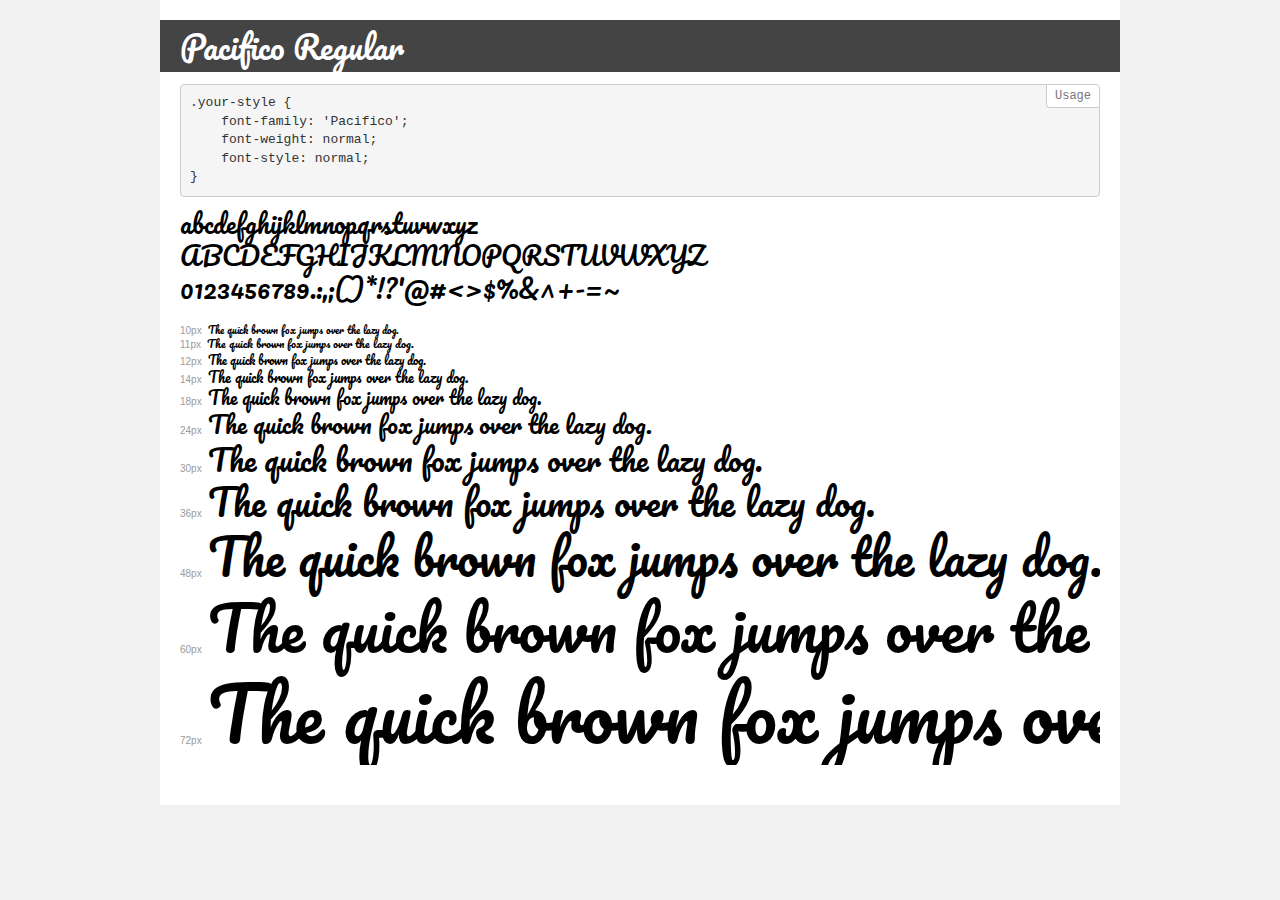
<file: fonts/Pacifico/demo.html>
<!DOCTYPE html>
<html>
<head>
    <meta charset="utf-8">
    <meta http-equiv="X-UA-Compatible" content="IE=edge">
    <meta name="viewport" content="width=device-width, initial-scale=1">
    <meta name="robots" content="noindex, noarchive">
    <meta name="format-detection" content="telephone=no">
    <title>Transfonter demo</title>
    <link href="stylesheet.css" rel="stylesheet">
    <style>
        /*
        http://meyerweb.com/eric/tools/css/reset/
        v2.0 | 20110126
        License: none (public domain)
        */
        html, body, div, span, applet, object, iframe,
        h1, h2, h3, h4, h5, h6, p, blockquote, pre,
        a, abbr, acronym, address, big, cite, code,
        del, dfn, em, img, ins, kbd, q, s, samp,
        small, strike, strong, sub, sup, tt, var,
        b, u, i, center,
        dl, dt, dd, ol, ul, li,
        fieldset, form, label, legend,
        table, caption, tbody, tfoot, thead, tr, th, td,
        article, aside, canvas, details, embed,
        figure, figcaption, footer, header, hgroup,
        menu, nav, output, ruby, section, summary,
        time, mark, audio, video {
            margin: 0;
            padding: 0;
            border: 0;
            font-size: 100%;
            font: inherit;
            vertical-align: baseline;
        }
        /* HTML5 display-role reset for older browsers */
        article, aside, details, figcaption, figure,
        footer, header, hgroup, menu, nav, section {
            display: block;
        }
        body {
            line-height: 1;
        }
        ol, ul {
            list-style: none;
        }
        blockquote, q {
            quotes: none;
        }
        blockquote:before, blockquote:after,
        q:before, q:after {
            content: '';
            content: none;
        }
        table {
            border-collapse: collapse;
            border-spacing: 0;
        }
        /* common styles */
        body {
            background: #f1f1f1;
            color: #000;
        }
        .page {
            background: #fff;
            width: 920px;
            margin: 0 auto;
            padding: 20px 20px 0 20px;
            overflow: hidden;
        }
        .font-container {
            overflow-x: auto;
            overflow-y: hidden;
            margin-bottom: 40px;
            line-height: 1.3;
            white-space: nowrap;
            padding-bottom: 5px;
        }
        h1 {
            position: relative;
            background: #444;
            font-size: 32px;
            color: #fff;
            padding: 10px 20px;
            margin: 0 -20px 12px -20px;
        }
        .letters {
            font-size: 25px;
            margin-bottom: 20px;
        }
        .s10:before {
            content: '10px';
        }
        .s11:before {
            content: '11px';
        }
        .s12:before {
            content: '12px';
        }
        .s14:before {
            content: '14px';
        }
        .s18:before {
            content: '18px';
        }
        .s24:before {
            content: '24px';
        }
        .s30:before {
            content: '30px';
        }
        .s36:before {
            content: '36px';
        }
        .s48:before {
            content: '48px';
        }
        .s60:before {
            content: '60px';
        }
        .s72:before {
            content: '72px';
        }
        .s10:before, .s11:before, .s12:before, .s14:before,
        .s18:before, .s24:before, .s30:before, .s36:before,
        .s48:before, .s60:before, .s72:before {
            font-family: Arial, sans-serif;
            font-size: 10px;
            font-weight: normal;
            font-style: normal;
            color: #999;
            padding-right: 6px;
        }
        pre {
            display: block;
            position: relative;
            padding: 9px;
            margin: 0 0 10px;
            font-family: Monaco, Menlo, Consolas, "Courier New", monospace !important;
            font-size: 13px;
            line-height: 1.428571429;
            color: #333;
            font-weight: normal !important;
            font-style: normal !important;
            background-color: #f5f5f5;
            border: 1px solid #ccc;
            overflow-x: auto;
            border-radius: 4px;
        }
        pre:after {
            display: block;
            position: absolute;
            right: 0;
            top: 0;
            content: 'Usage';
            line-height: 1;
            padding: 5px 8px;
            font-size: 12px;
            color: #767676;
            background-color: #fff;
            border: 1px solid #ccc;
            border-right: none;
            border-top: none;
            border-radius: 0 4px 0 4px;
            z-index: 10;
        }
        /* responsive */
        @media (max-width: 959px) {
            .page {
                width: auto;
                margin: 0;
            }
        }
    </style>
</head>
<body>
<div class="page">
    <div class="demo" style="font-family: 'Pacifico'; font-weight: normal; font-style: normal;">
        <h1>Pacifico Regular</h1>
        <pre>.your-style {
    font-family: 'Pacifico';
    font-weight: normal;
    font-style: normal;
}</pre>
        <div class="font-container">
            <p class="letters">
                abcdefghijklmnopqrstuvwxyz<br>
ABCDEFGHIJKLMNOPQRSTUVWXYZ<br>
                0123456789.:,;()*!?'@#<>$%&^+-=~
            </p>
            <p class="s10" style="font-size: 10px;">The quick brown fox jumps over the lazy dog.</p>
            <p class="s11" style="font-size: 11px;">The quick brown fox jumps over the lazy dog.</p>
            <p class="s12" style="font-size: 12px;">The quick brown fox jumps over the lazy dog.</p>
            <p class="s14" style="font-size: 14px;">The quick brown fox jumps over the lazy dog.</p>
            <p class="s18" style="font-size: 18px;">The quick brown fox jumps over the lazy dog.</p>
            <p class="s24" style="font-size: 24px;">The quick brown fox jumps over the lazy dog.</p>
            <p class="s30" style="font-size: 30px;">The quick brown fox jumps over the lazy dog.</p>
            <p class="s36" style="font-size: 36px;">The quick brown fox jumps over the lazy dog.</p>
            <p class="s48" style="font-size: 48px;">The quick brown fox jumps over the lazy dog.</p>
            <p class="s60" style="font-size: 60px;">The quick brown fox jumps over the lazy dog.</p>
            <p class="s72" style="font-size: 72px;">The quick brown fox jumps over the lazy dog.</p>
        </div>
    </div>
</div>
</body>
</html>
</file>
<file: css/main.css>
* {
    margin: 0;
    padding: 0;
    box-sizing: border-box;
}

.wrap {
    max-width: 1170px;
    min-width: 800px;
    margin: 0 auto;
    padding: 0 10px;
}

/*********************************************/

header {
    display: flex;
    flex-direction: row;
    justify-content: space-between;
    align-items: center;
    margin-top: 64px;
}

header .logo {
    font-size: 48px;
    letter-spacing: 1px;
    color: #a52424;
    font-weight: 400;
    font-family: "Pacifico", sans-serif;
}

header nav {
    max-width: 60%;
    display: flex;
    justify-content: space-around;
    align-items: center;
}

header nav a {
    margin: 0 10px;
    font-size: 18px;
    letter-spacing: 1px;
    line-height: 23px;
    color: #101010;
    font-weight: 400;
    font-family: "Montserrat", sans-serif;
    text-decoration: none;
}

header .phone {
    font-size: 18px;
    letter-spacing: 1px;
    line-height: 23px;
    color: #a52424;
    font-weight: 400;
    font-family: "Montserrat", sans-serif;
    text-align: right;
}

/**************************************/

.section-intro {
    display: flex;
    justify-content: space-between;
    align-items: flex-start;
    padding-top: 46px;
}

.section-intro h1 {
    font-size: 72px;
    letter-spacing: 7px;
    color: #232323;
    font-weight: 700;
    font-family: "Montserrat", sans-serif;
    margin-top: 90px;
}

.section-intro h5 {
    font-size: 22px;
    letter-spacing: 1px;
    line-height: 31px;
    color: #101010;
    font-weight: 600;
    font-family: "Montserrat", sans-serif;
    margin-top: 22px;
}

.section-intro a {
    width: 336px;
    height: 60px;
    display: inline-block;
    background-color: #ffffff;
    border: 1px solid #a52424;
    line-height: 60px;
    font-size: 18px;
    color: #a52424;
    font-weight: 500;
    font-family: "Montserrat", sans-serif;
    text-align: center;
    text-decoration: none;
    margin-top: 80px;
}

/**************************************/

.section-about {
    padding: 80px 0;
}

.about-items {
    display: flex;
    justify-content: space-between;
}

.section-about h2 {
    font-size: 64px;
    letter-spacing: 3px;
    color: #232323;
    font-weight: 700;
    font-family: "Montserrat", sans-serif;
    /*margin-bottom: 20px;*/
}

.section-about h5 {
    font-size: 22px;
    letter-spacing: 1px;
    line-height: 31px;
    color: #a52424;
    font-weight: 600;
    font-family: "Montserrat", sans-serif;
    margin-bottom: 20px;
    margin-top: 30px;
}

.section-about .left-box {
    width: 343px;
    height: 561px;
    filter: drop-shadow(0px 6px 5px rgba(0, 0, 0, 0.05));
    background-color: #ffffff;
    margin-top: 40px;
}

.section-about p {
    width: 674px;
    height: 232px;
    font-size: 18px;
    letter-spacing: 1px;
    line-height: 23px;
    color: #232323;
    font-weight: 400;
    font-family: "Montserrat", sans-serif;
}

.section-about .right-box {
    width: 567px;
    height: 330px;
    filter: drop-shadow(0px 6px 5px rgba(0, 0, 0, 0.05));
    background-color: #ffffff;
}

.section-about .left-box img {
    margin-top: 50px;
    position: relative;
    left: 100px;
}

.section-about .left-box h5 {
    margin-top: 50px;
    position: relative;
    left: 100px;
}

.section-about .right-box {
    position: relative;
    left: 100px;
    margin-top: -30px;
}

.section-about .right-box img {
    margin-top: 35px;
    position: absolute;
    left: -100px;
}

/***********************************/

.section-portfolio {
    padding: 80px 0;
}

.section-portfolio h2 {
    font-size: 64px;
    letter-spacing: 3px;
    color: #232323;
    font-weight: 700;
    font-family: "Montserrat", sans-serif;
    margin-bottom: 50px;
}

.section-portfolio h5 {
    font-size: 22px;
    letter-spacing: 1px;
    line-height: 31px;
    color: #101010;
    font-weight: 600;
    font-family: "Montserrat", sans-serif;
    margin-top: 10px;
    margin-bottom: 10px;
}

.section-portfolio p {
    width: 377px;
    height: 46px;
    font-size: 18px;
    letter-spacing: 1px;
    line-height: 23px;
    color: #101010;
    font-weight: 400;
    font-family: "Montserrat", sans-serif;
    margin-bottom: 40px;
}

.section-portfolio a {
    background-color: #ffffff;
    border: 1px solid #a52424;
    display: inline-block;
    width: 202px;
    height: 60px;
    line-height: 60px;
    font-size: 18px;
    color: #a52424;
    font-weight: 500;
    font-family: "Montserrat", sans-serif;
    text-align: center;
    text-decoration: none;
    margin-top: 30px;
}

.section-portfolio .portfolio-items {
    display: flex;
    justify-content: center;
    column-gap: 20px;
}

/**********************************************/

.section-prices {
    padding: 80px 0;
}

.section-prices h2 {
    font-size: 64px;
    letter-spacing: 3px;
    color: #232323;
    font-weight: 700;
    font-family: "Montserrat", sans-serif;
    margin-bottom: 150px;
}

.section-prices h5 {
    font-size: 24px;
    color: #a52424;
    font-weight: 600;
    font-family: "Montserrat", sans-serif;
    text-align: center;
    margin-bottom: 20px;
}

.section-prices h3 {
    font-size: 36px;
    color: #a52424;
    font-weight: 600;
    font-family: "Montserrat", sans-serif;
}

.section-prices a {
    background-color: #ffffff;
    border: 1px solid #a52424;
    display: inline-block;
    width: 249px;
    height: 60px;
    line-height: 60px;
    font-size: 18px;
    color: #a52424;
    font-weight: 500;
    font-family: "Montserrat", sans-serif;
    text-align: center;
    text-decoration: none;
}

.section-prices .price-items {
    display: flex;
    justify-content: space-between;
    align-items: center;
}

.section-prices .price-item {
    width: 509px;
    height: 467px;
    padding: 210px 42px 25px;
    filter: drop-shadow(0px 6px 5px rgba(0, 0, 0, 0.05));
    background-color: #ffffff;
    display: flex;
    flex-direction: column;
    align-items: center;
    position: relative;
}

.section-prices .price-item img {
    width: 290px;
    height: 290px;
    filter: drop-shadow(2px 4px 5px rgba(35, 35, 35, 0.15));
    position: absolute;
    top: -100px;
}

.section-prices .tariff-items {
    display: flex;
    justify-content: space-between;
    flex-wrap: wrap;
}

.section-prices .tariff-left {
    text-align: left;
    font-size: 18px;
    color: #232323;
    font-weight: 400;
    font-family: "Montserrat", sans-serif;
    flex-basis: 80%;
    margin: 5px 0;
}

.section-prices .tariff-right {
    text-align: right;
    font-size: 18px;
    color: #232323;
    font-weight: 600;
    font-family: "Montserrat", sans-serif;
    flex-basis: 20%;
    margin: 5px 0;
}

.section-prices .order-items {
    display: flex;
    justify-content: space-between;
    column-gap: 20px;
    align-items: center;
    margin-top: 30px;
}

/**********************************************/

.section-signup {
    padding: 80px 0;
}

.section-signup h2 {
    font-size: 64px;
    letter-spacing: 3px;
    color: #232323;
    font-weight: 700;
    font-family: "Montserrat", sans-serif;
    margin-bottom: 50px;
}

.section-signup .signup-items {
    display: flex;
    justify-content: space-between;
    align-items: center;
}

.section-signup .signup-images {
    display: flex;
    justify-content: space-between;
    align-items: center;
    position: relative;
}

.section-signup .signup-items img:nth-child(2) {
    position: relative;
    left: -50px;
}

.section-signup .signup-form {
    display: flex;
    flex-direction: column;
    row-gap: 30px;
}

.section-signup input[type="submit"] {
    width: 476px;
    height: 60px;
    background-color: #ffffff;
    border: 1px solid #a52424;
    font-size: 24px;
    letter-spacing: 1px;
    color: #a52424;
    font-weight: 500;
    font-family: "Montserrat", sans-serif;
    text-align: center;
    text-decoration: none;
    cursor: pointer;
}

.section-signup input[type="text"],
.section-signup input[type="email"] {
    width: 476px;
    height: 60px;
    background-color: #ffffff;
    border: 1px solid lightgrey;

    padding: 23px;
    font-size: 18px;
    letter-spacing: 1px;
    line-height: 23px;
    color: #232323;
    font-weight: 400;
    font-family: "Montserrat", sans-serif;

}

.section-signup textarea {
    width: 476px;
    height: 221px;
    background-color: #ffffff;
    border: 1px solid lightgrey;
    resize: none;

    padding: 23px;
    font-size: 18px;
    letter-spacing: 1px;
    line-height: 23px;
    color: #232323;
    font-weight: 400;
    font-family: "Montserrat", sans-serif;

}

/********************************************/

footer {
    border-top: 1px solid lightgrey;
}

footer .wrap {
    height: 157px;
    display: flex;
    flex-direction: row;
    justify-content: space-between;
    align-items: center;
}

footer .logo {
    font-size: 48px;
    letter-spacing: 2px;
    color: #a52424;
    font-weight: 400;
    font-family: "Pacifico", sans-serif;
}

footer nav {
    width: 50%;
    display: flex;
    column-gap: 80px;
    justify-content: center;
    align-items: center;
}

footer .phone {
    font-size: 22px;
    letter-spacing: 1px;
    line-height: 31px;
    color: #a52424;
    font-weight: 600;
    font-family: "Montserrat", sans-serif;
}

/*****************************************************/

@media screen and (max-width: 1090px) {
  h1, h2 {
    text-align: center;
  }
  .section-intro {
      flex-direction: column;
      align-items: center;
  }
  .section-about .about-items {
      flex-direction: column;
      align-items: center;
  }
  .section-portfolio .portfolio-items {
      flex-direction: column;
      align-items: center;
  }
    .section-portfolio .portfolio-item:not(:first-child) {
        margin-top: 50px;
    }
  .section-prices .price-items {
      flex-direction: column;
      align-items: center;
  }
  .section-signup .signup-items {
      flex-direction: column;
      align-items: center;
  }
    .section-prices .price-item:nth-child(2) {
        margin-top: 180px;
    }

    .section-signup .signup-form {
        margin-top: 50px;
    }
}
</file>
<file: fonts/Montserrat/stylesheet.css>
@font-face {
    font-family: 'Montserrat';
    src: url('Montserrat-ExtraLight.eot');
    src: local('Montserrat ExtraLight'), local('Montserrat-ExtraLight'),
        url('Montserrat-ExtraLight.eot?#iefix') format('embedded-opentype'),
        url('Montserrat-ExtraLight.woff2') format('woff2'),
        url('Montserrat-ExtraLight.woff') format('woff'),
        url('Montserrat-ExtraLight.ttf') format('truetype');
    font-weight: 200;
    font-style: normal;
}

@font-face {
    font-family: 'Montserrat';
    src: url('Montserrat-MediumItalic.eot');
    src: local('Montserrat Medium Italic'), local('Montserrat-MediumItalic'),
        url('Montserrat-MediumItalic.eot?#iefix') format('embedded-opentype'),
        url('Montserrat-MediumItalic.woff2') format('woff2'),
        url('Montserrat-MediumItalic.woff') format('woff'),
        url('Montserrat-MediumItalic.ttf') format('truetype');
    font-weight: 500;
    font-style: italic;
}

@font-face {
    font-family: 'Montserrat';
    src: url('Montserrat-Italic.eot');
    src: local('Montserrat Italic'), local('Montserrat-Italic'),
        url('Montserrat-Italic.eot?#iefix') format('embedded-opentype'),
        url('Montserrat-Italic.woff2') format('woff2'),
        url('Montserrat-Italic.woff') format('woff'),
        url('Montserrat-Italic.ttf') format('truetype');
    font-weight: normal;
    font-style: italic;
}

@font-face {
    font-family: 'Montserrat';
    src: url('Montserrat-Regular.eot');
    src: local('Montserrat Regular'), local('Montserrat-Regular'),
        url('Montserrat-Regular.eot?#iefix') format('embedded-opentype'),
        url('Montserrat-Regular.woff2') format('woff2'),
        url('Montserrat-Regular.woff') format('woff'),
        url('Montserrat-Regular.ttf') format('truetype');
    font-weight: normal;
    font-style: normal;
}

@font-face {
    font-family: 'Montserrat';
    src: url('Montserrat-ThinItalic.eot');
    src: local('Montserrat Thin Italic'), local('Montserrat-ThinItalic'),
        url('Montserrat-ThinItalic.eot?#iefix') format('embedded-opentype'),
        url('Montserrat-ThinItalic.woff2') format('woff2'),
        url('Montserrat-ThinItalic.woff') format('woff'),
        url('Montserrat-ThinItalic.ttf') format('truetype');
    font-weight: 100;
    font-style: italic;
}

@font-face {
    font-family: 'Montserrat';
    src: url('Montserrat-Bold.eot');
    src: local('Montserrat Bold'), local('Montserrat-Bold'),
        url('Montserrat-Bold.eot?#iefix') format('embedded-opentype'),
        url('Montserrat-Bold.woff2') format('woff2'),
        url('Montserrat-Bold.woff') format('woff'),
        url('Montserrat-Bold.ttf') format('truetype');
    font-weight: bold;
    font-style: normal;
}

@font-face {
    font-family: 'Montserrat';
    src: url('Montserrat-Light.eot');
    src: local('Montserrat Light'), local('Montserrat-Light'),
        url('Montserrat-Light.eot?#iefix') format('embedded-opentype'),
        url('Montserrat-Light.woff2') format('woff2'),
        url('Montserrat-Light.woff') format('woff'),
        url('Montserrat-Light.ttf') format('truetype');
    font-weight: 300;
    font-style: normal;
}

@font-face {
    font-family: 'Montserrat';
    src: url('Montserrat-Black.eot');
    src: local('Montserrat Black'), local('Montserrat-Black'),
        url('Montserrat-Black.eot?#iefix') format('embedded-opentype'),
        url('Montserrat-Black.woff2') format('woff2'),
        url('Montserrat-Black.woff') format('woff'),
        url('Montserrat-Black.ttf') format('truetype');
    font-weight: 900;
    font-style: normal;
}

@font-face {
    font-family: 'Montserrat';
    src: url('Montserrat-Medium.eot');
    src: local('Montserrat Medium'), local('Montserrat-Medium'),
        url('Montserrat-Medium.eot?#iefix') format('embedded-opentype'),
        url('Montserrat-Medium.woff2') format('woff2'),
        url('Montserrat-Medium.woff') format('woff'),
        url('Montserrat-Medium.ttf') format('truetype');
    font-weight: 500;
    font-style: normal;
}

@font-face {
    font-family: 'Montserrat';
    src: url('Montserrat-ExtraLightItalic.eot');
    src: local('Montserrat ExtraLight Italic'), local('Montserrat-ExtraLightItalic'),
        url('Montserrat-ExtraLightItalic.eot?#iefix') format('embedded-opentype'),
        url('Montserrat-ExtraLightItalic.woff2') format('woff2'),
        url('Montserrat-ExtraLightItalic.woff') format('woff'),
        url('Montserrat-ExtraLightItalic.ttf') format('truetype');
    font-weight: 200;
    font-style: italic;
}

@font-face {
    font-family: 'Montserrat';
    src: url('Montserrat-BlackItalic.eot');
    src: local('Montserrat Black Italic'), local('Montserrat-BlackItalic'),
        url('Montserrat-BlackItalic.eot?#iefix') format('embedded-opentype'),
        url('Montserrat-BlackItalic.woff2') format('woff2'),
        url('Montserrat-BlackItalic.woff') format('woff'),
        url('Montserrat-BlackItalic.ttf') format('truetype');
    font-weight: 900;
    font-style: italic;
}

@font-face {
    font-family: 'Montserrat';
    src: url('Montserrat-ExtraBoldItalic.eot');
    src: local('Montserrat ExtraBold Italic'), local('Montserrat-ExtraBoldItalic'),
        url('Montserrat-ExtraBoldItalic.eot?#iefix') format('embedded-opentype'),
        url('Montserrat-ExtraBoldItalic.woff2') format('woff2'),
        url('Montserrat-ExtraBoldItalic.woff') format('woff'),
        url('Montserrat-ExtraBoldItalic.ttf') format('truetype');
    font-weight: 800;
    font-style: italic;
}

@font-face {
    font-family: 'Montserrat';
    src: url('Montserrat-SemiBoldItalic.eot');
    src: local('Montserrat SemiBold Italic'), local('Montserrat-SemiBoldItalic'),
        url('Montserrat-SemiBoldItalic.eot?#iefix') format('embedded-opentype'),
        url('Montserrat-SemiBoldItalic.woff2') format('woff2'),
        url('Montserrat-SemiBoldItalic.woff') format('woff'),
        url('Montserrat-SemiBoldItalic.ttf') format('truetype');
    font-weight: 600;
    font-style: italic;
}

@font-face {
    font-family: 'Montserrat';
    src: url('Montserrat-ExtraBold.eot');
    src: local('Montserrat ExtraBold'), local('Montserrat-ExtraBold'),
        url('Montserrat-ExtraBold.eot?#iefix') format('embedded-opentype'),
        url('Montserrat-ExtraBold.woff2') format('woff2'),
        url('Montserrat-ExtraBold.woff') format('woff'),
        url('Montserrat-ExtraBold.ttf') format('truetype');
    font-weight: 800;
    font-style: normal;
}

@font-face {
    font-family: 'Montserrat';
    src: url('Montserrat-BoldItalic.eot');
    src: local('Montserrat Bold Italic'), local('Montserrat-BoldItalic'),
        url('Montserrat-BoldItalic.eot?#iefix') format('embedded-opentype'),
        url('Montserrat-BoldItalic.woff2') format('woff2'),
        url('Montserrat-BoldItalic.woff') format('woff'),
        url('Montserrat-BoldItalic.ttf') format('truetype');
    font-weight: bold;
    font-style: italic;
}

@font-face {
    font-family: 'Montserrat';
    src: url('Montserrat-LightItalic.eot');
    src: local('Montserrat Light Italic'), local('Montserrat-LightItalic'),
        url('Montserrat-LightItalic.eot?#iefix') format('embedded-opentype'),
        url('Montserrat-LightItalic.woff2') format('woff2'),
        url('Montserrat-LightItalic.woff') format('woff'),
        url('Montserrat-LightItalic.ttf') format('truetype');
    font-weight: 300;
    font-style: italic;
}

@font-face {
    font-family: 'Montserrat';
    src: url('Montserrat-SemiBold.eot');
    src: local('Montserrat SemiBold'), local('Montserrat-SemiBold'),
        url('Montserrat-SemiBold.eot?#iefix') format('embedded-opentype'),
        url('Montserrat-SemiBold.woff2') format('woff2'),
        url('Montserrat-SemiBold.woff') format('woff'),
        url('Montserrat-SemiBold.ttf') format('truetype');
    font-weight: 600;
    font-style: normal;
}

@font-face {
    font-family: 'Montserrat';
    src: url('Montserrat-Thin.eot');
    src: local('Montserrat Thin'), local('Montserrat-Thin'),
        url('Montserrat-Thin.eot?#iefix') format('embedded-opentype'),
        url('Montserrat-Thin.woff2') format('woff2'),
        url('Montserrat-Thin.woff') format('woff'),
        url('Montserrat-Thin.ttf') format('truetype');
    font-weight: 100;
    font-style: normal;
}
</file>
<file: fonts/Pacifico/stylesheet.css>
@font-face {
    font-family: 'Pacifico';
    src: url('Pacifico-Regular.eot');
    src: local('Pacifico Regular'), local('Pacifico-Regular'),
        url('Pacifico-Regular.eot?#iefix') format('embedded-opentype'),
        url('Pacifico-Regular.woff2') format('woff2'),
        url('Pacifico-Regular.woff') format('woff'),
        url('Pacifico-Regular.ttf') format('truetype');
    font-weight: normal;
    font-style: normal;
}
</file>
